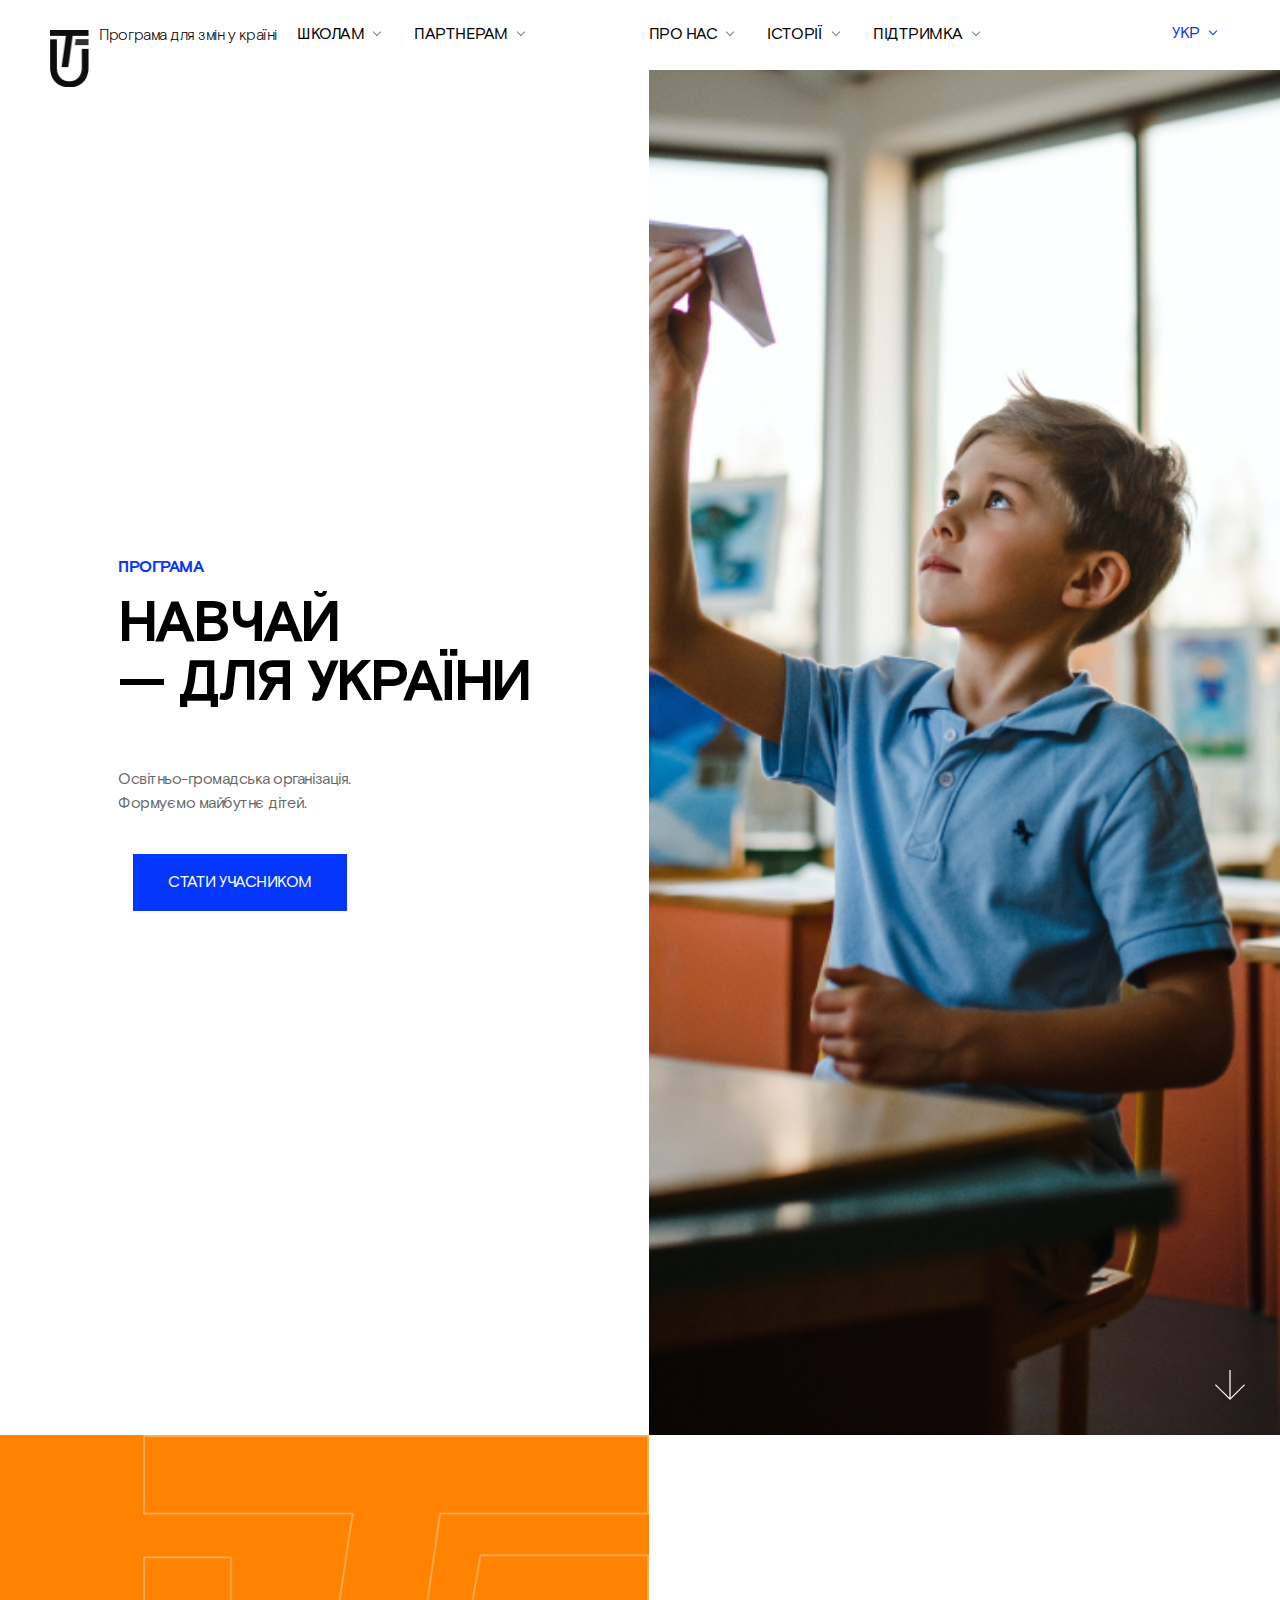
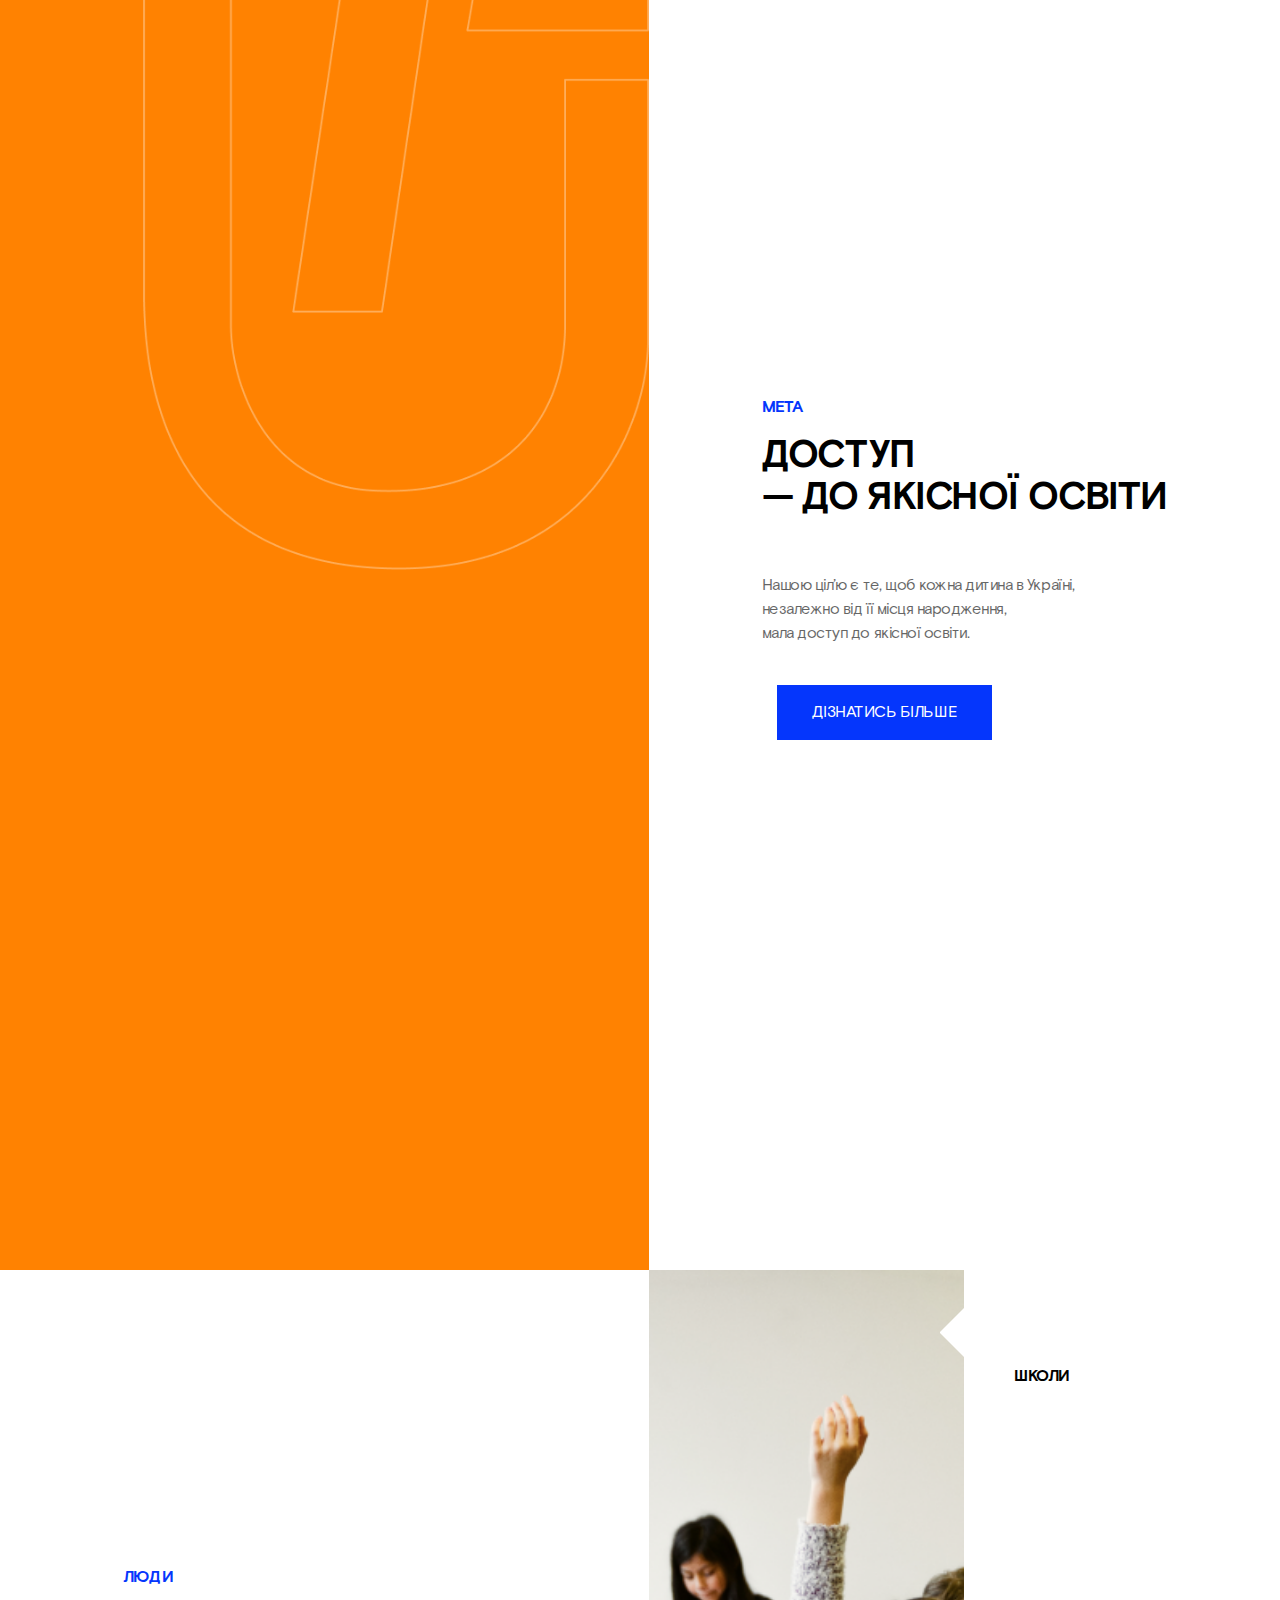
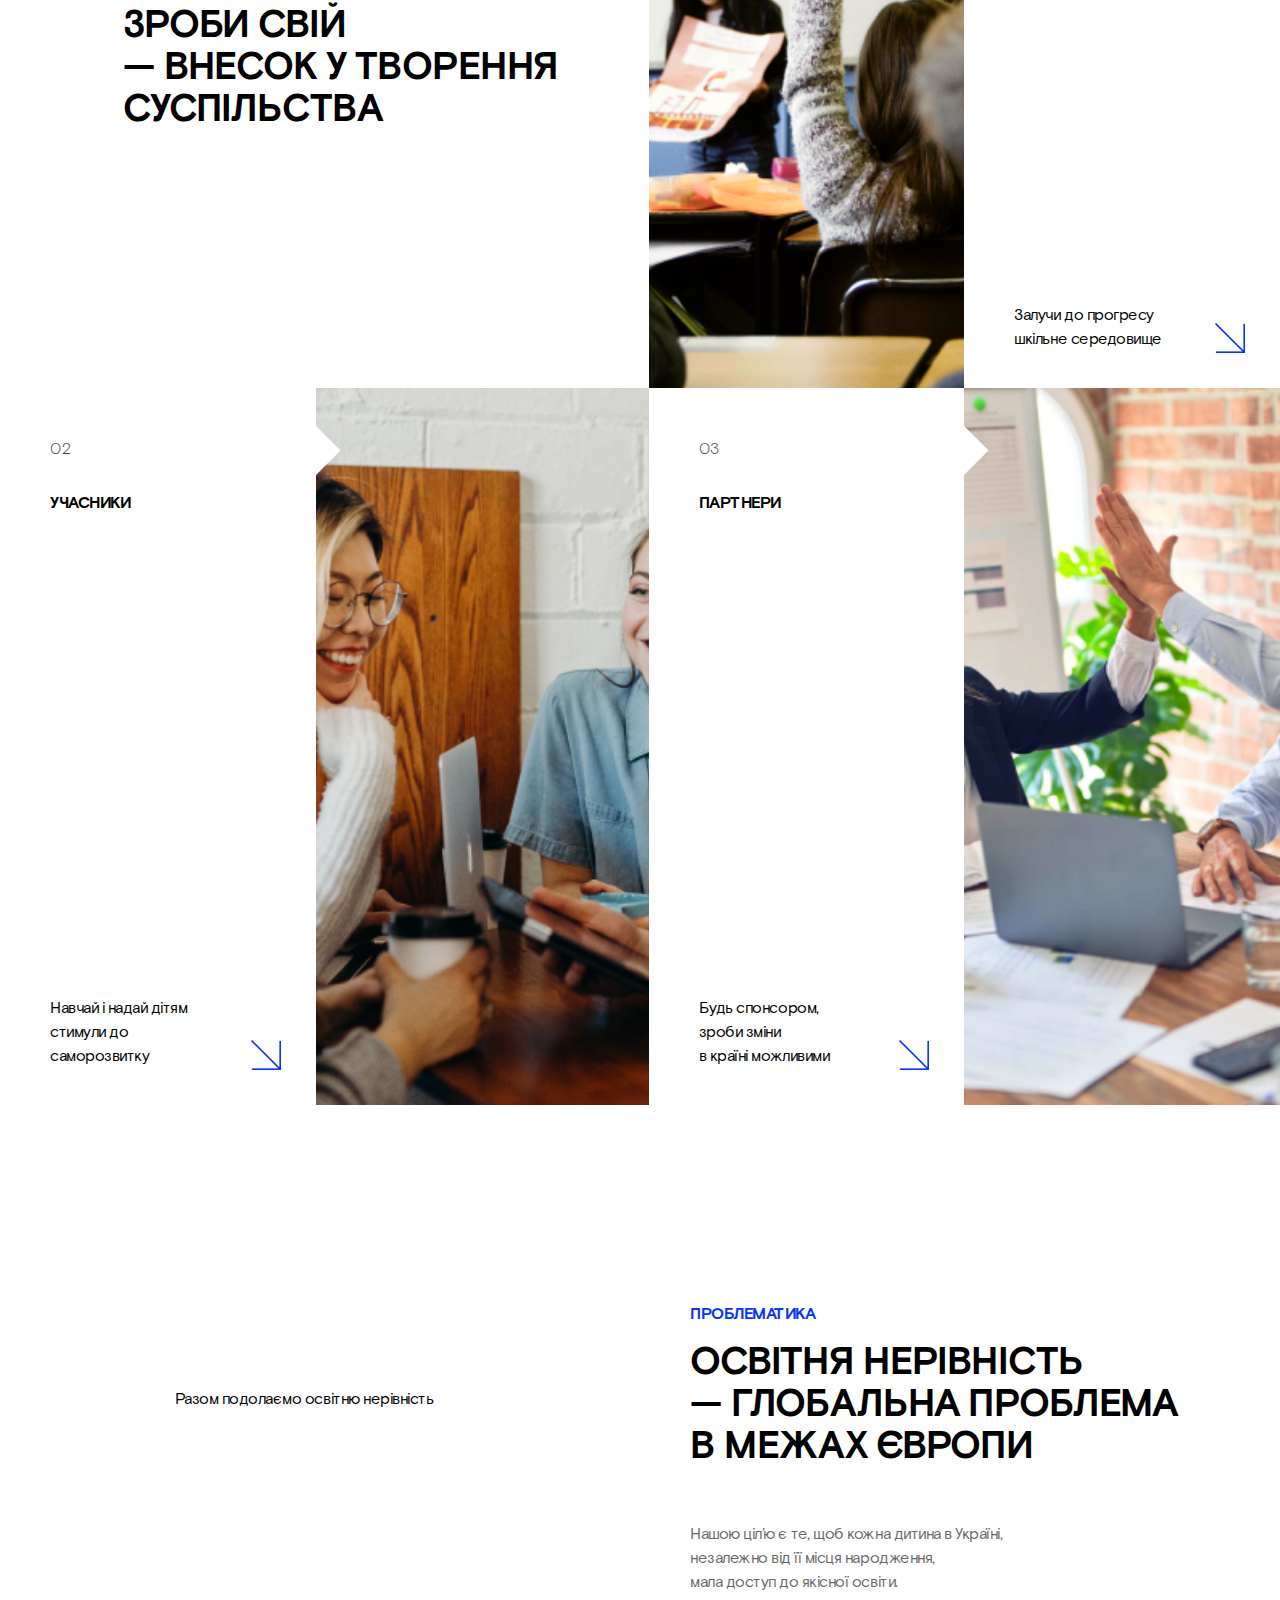
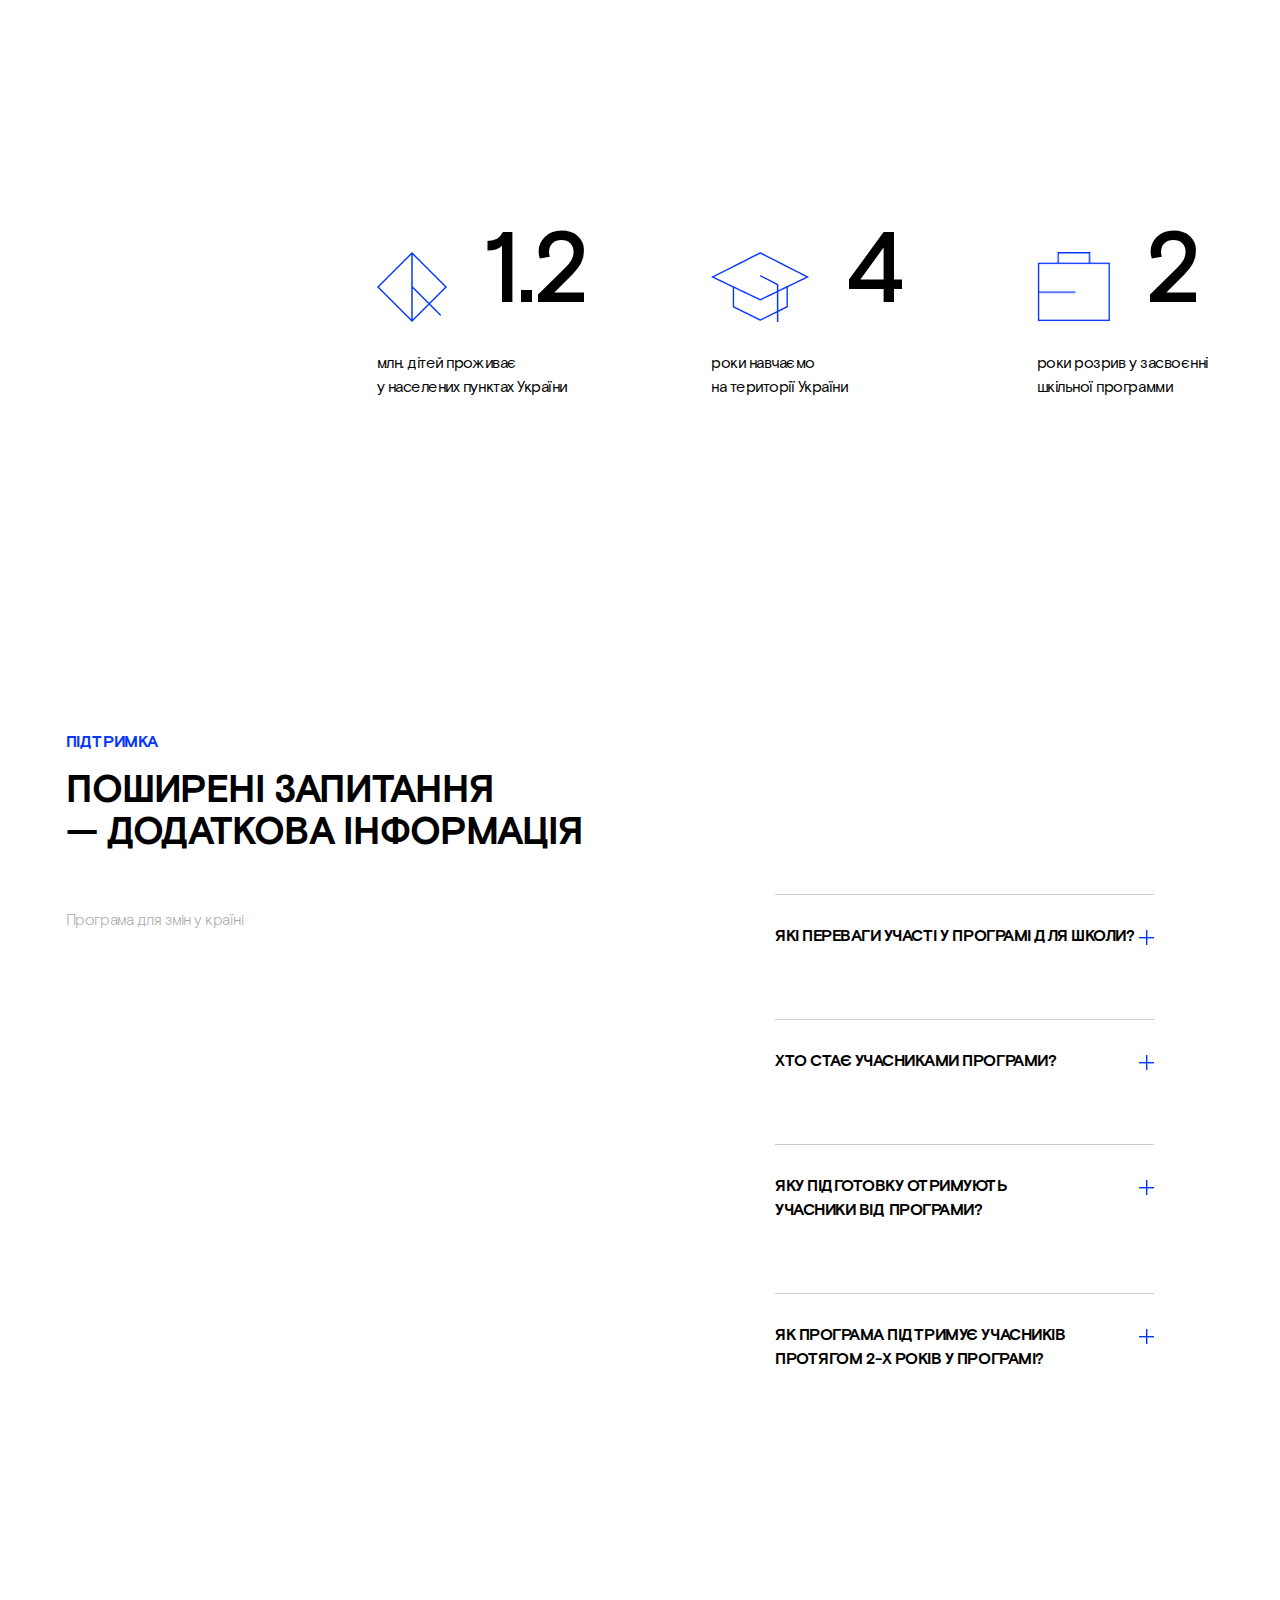
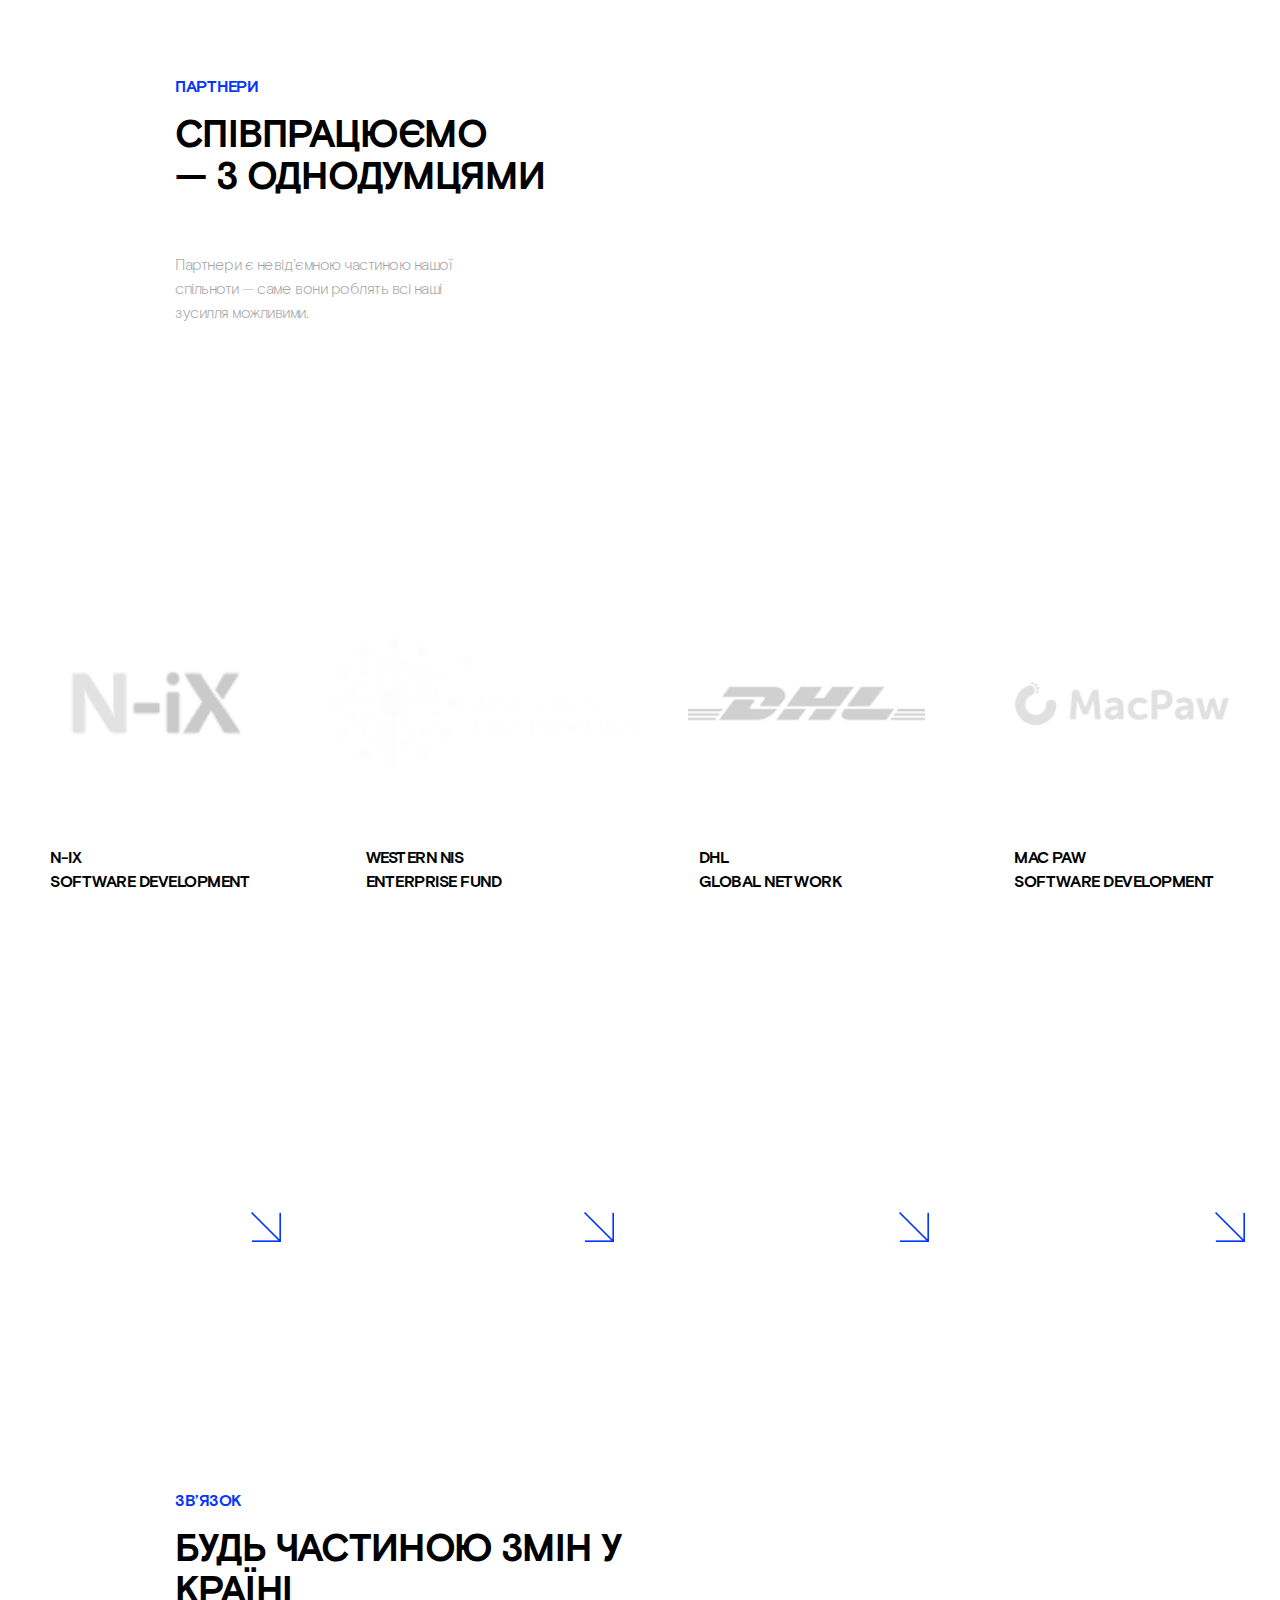
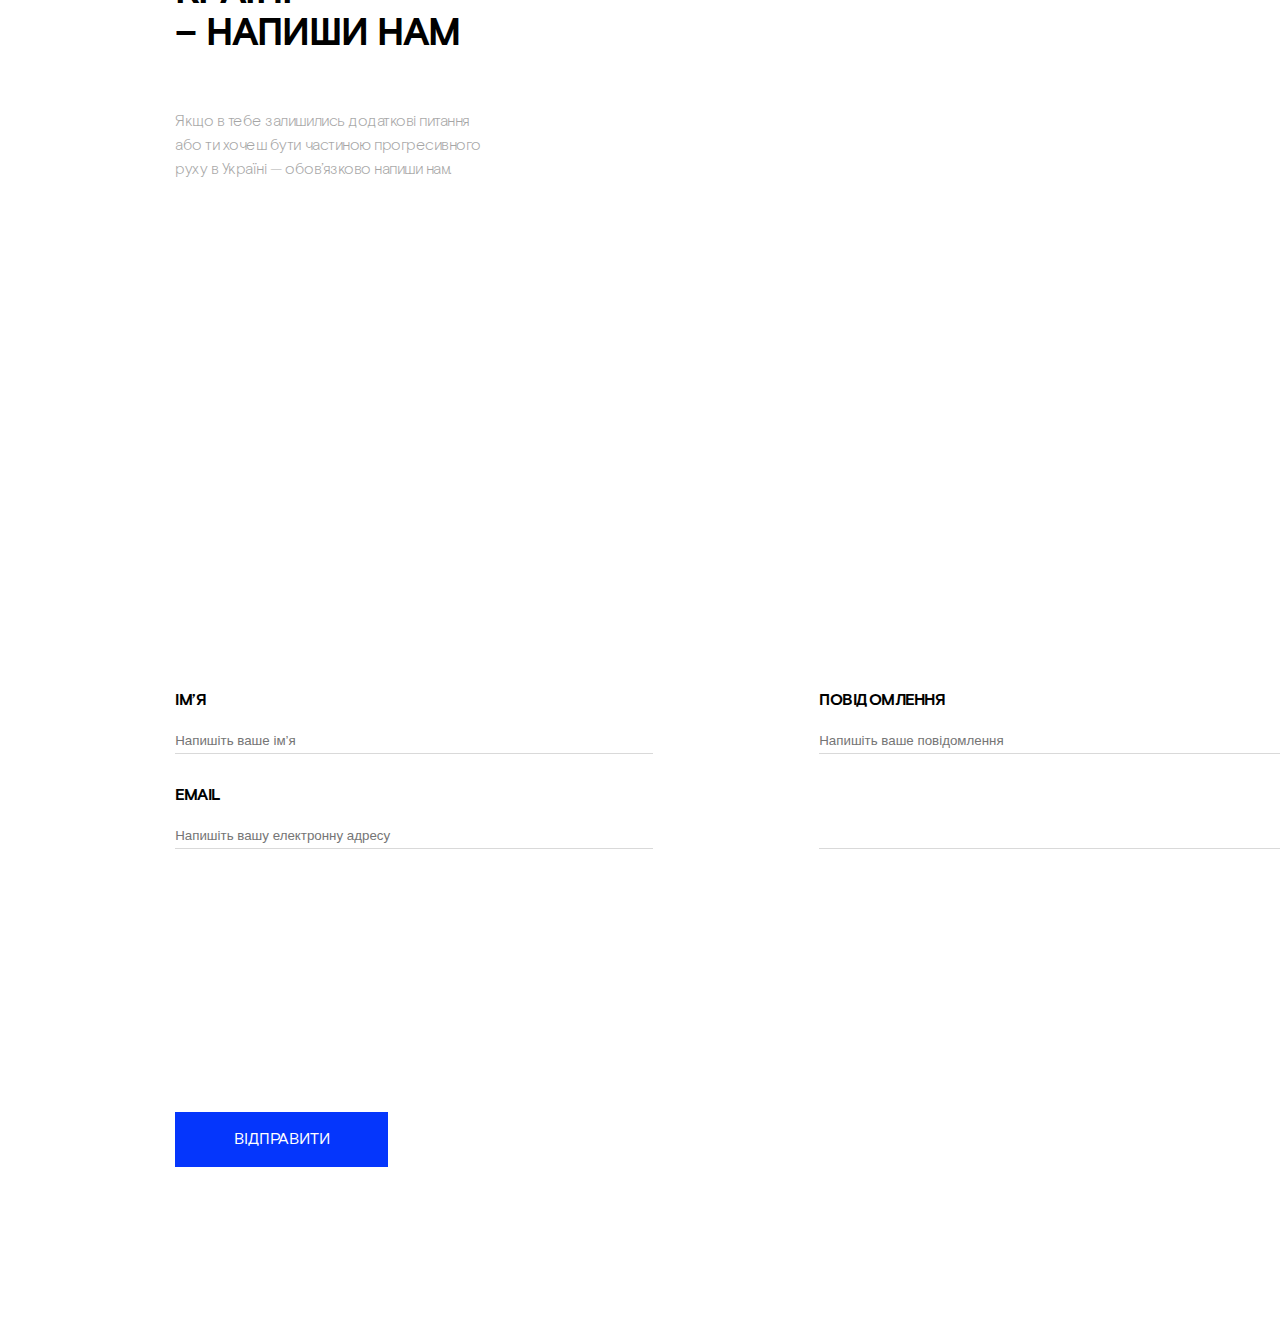
<file: index.html>
<!DOCTYPE html>
<html lang="en">
<head>
    <meta charset="UTF-8">
    <meta http-equiv="X-UA-Compatible" content="IE=edge">
    <meta name="viewport" content="width=device-width, initial-scale=1.0">
    <link rel="stylesheet" href="fonts.css">
    <link rel="stylesheet" href="header.css">
    <link rel="stylesheet" href="style.css">
    <title></title>
</head>
<body>
    <main>
        <div class="t_program">
            <div class="left_header">
                <a class="logo_and_text" href="index.html">
                    <img class="img_logo" src="./images/logo.png" alt="small vector">
                    <p class="text_logo">Програма для змін у країні</p>
                </a>
                <div class="left_menu">
                    <a class="menu_schools" href="#">
                        <p class="p_menu">школам</p>
                        <div class="img_menu">
                            <div class="arrow"></div>
                        </div>
                    </a>
                    <a class="menu_partners" href="partners.html">
                        <p class="p_menu">партнерам</p>
                        <div class="img_menu">
                            <div class="arrow"></div>
                        </div>
                    </a>
                    <a class="lang_h" href="#">
                        <p class="p_blue_lang">УКР</p>
                        <div class="img_blue">
                            <div class="arrow"></div>
                        </div>
                    </a>
                </div>
            </div>
            <div class="txt_center_all">
                <div class="t_program_container">
                    <h3 class="h3">програма</h3>
                    <h1 class="h1_f">Навчай <br>
                        — для України</h1>
                    <p class="p">Освітньо-громадська організація.<br>
                        Формуємо майбутнє дітей.</p>
                    <a class="button_f" href="#">стати учасником</a>
                </div>
            </div>
        </div>
        <div class="p_program">
            <div class="right_header">
                <div class="right_menu">
                    <a class="menu_about_us" href="#">
                        <p class="p_menu">про нас</p>
                        <div class="img_menu">
                            <div class="arrow"></div>
                        </div>
                    </a>
                    <a class="menu_stories" href="#">
                        <p class="p_menu">історії</p>
                        <div class="img_menu">
                            <div class="arrow"></div>
                        </div>
                    </a>
                    <a class="menu_faq" href="#">
                        <p class="p_menu">підтримка</p>
                        <div class="img_menu">
                            <div class="arrow"></div>
                        </div>
                    </a>
                </div>
                <a class="lang" href="#">
                    <p class="p_blue_lang">УКР</p>
                    <div class="img_blue">
                        <div class="arrow"></div>
                    </div>
                </a>
            </div>
            <div class="kiddo"></div>
            <!-- <img class="vector" src="./images/Vector.png" alt="vector"> -->
            <a class="vector" href="#"></a>
        </div>
        <div class="p_theme">
            <img class="logobig" src="./images/logobig.png" alt="big logo">
        </div>
        <div class="t_theme">
            <div class="txt_center_all">
                <div class="t_theme_container">
                    <h3 class="h3">Мета</h3>
                    <h1 class="h1_s">доступ<br>
                        — до якісної освіти</h1>
                    <p class="p">Нашою ціл’ю є те, щоб кожна дитина в Україні, <br>
                        незалежно від її місця народження, <br>
                        мала доступ до якісної освіти.
                    </p>
                    <a class="button_s" href="#">дізнатись більше</a>
                </div>
            </div>
        </div>
        <div class="mobile_only">
            <img class="logobig" src="./images/logobig.png" alt="big logo">
        </div>
        <div class="t_people">
            <div class="txt_center_all">
                <div class="t_people_container">
                    <h3 class="h3">люди</h3>
                    <h1 class="h1_s">зроби свій<br>
                    — внесок у творення<br>
                    суспільства </h1>
                </div>
            </div>
        </div>
        <div class="p_schools">

        </div>
        <div class="t_schools">
            <div class="menu_container">
                <div class="triangle_left"></div>
                <div class="menu_full">
                    <div class="menu_full_top">
                        <div class="menu_number_and_name">
                            <h3 class="h3_special_menu">школи</h3>
                        </div>
                    </div>
                    <div class="menu_full_bottom">
                        <p class="menu_text">Залучи до прогресу<br>
                            шкільне середовище</p>
                        <a class="rectangle_vector" href="#">
                            <div class="menu_vector"></div>
                        </a>
                    </div>
                </div>
            </div>
        </div>
        <div class="t_participants">
            <div class="menu_container">
                <div class="triangle_right"></div>
                <div class="menu_full">
                    <div class="menu_full_top">
                        <div class="menu_number_and_name">
                            <p class="menu_number">02</p>
                            <h3 class="h3_menu">учасники</h3>
                        </div>
                    </div>
                    <div class="menu_full_bottom">
                        <p class="menu_text">Навчай і надай дітям<br>
                            стимули до саморозвитку</p>
                        <a class="rectangle_vector" href="#">
                            <div class="menu_vector"></div>
                        </a>
                    </div>
                </div>
            </div>
        </div>
        <div class="p_participants">

        </div>
        <div class="t_partners">
            <div class="menu_container">
                <div class="triangle_right"></div>
                <div class="menu_full">
                    <div class="menu_full_top">
                        <div class="menu_number_and_name">
                            <p class="menu_number">03</p>
                            <h3 class="h3_menu">партнери</h3>
                        </div>
                    </div>
                    <div class="menu_full_bottom">
                        <p class="menu_text">Будь спонсором,<br> 
                            зроби зміни<br>
                            в країні можливими</p>
                        <a class="rectangle_vector" href="partners.html">
                            <div class="menu_vector"></div>
                        </a>
                    </div>
                </div>
            </div>
        </div>
        <div class="p_partners">

        </div>
        <div class="t_problems">
            <div class="text_problems">
                <div class="left_problems">
                    <div class="text_left_problems_container">
                        <p class="just_p">Разом подолаємо освітню нерівність</p>
                    </div>
                </div>
                <div class="right_problems">
                    <div class="text_right_problems_container">
                        <h3 class="h3">проблематика</h3>
                        <h1 class="h1_s">освітня нерівність<br>
                            — глобальна проблема<br>
                            в межах європи </h1>
                        <p class="p">Нашою ціл’ю є те, щоб кожна дитина в Україні, <br>
                            незалежно від її місця народження, <br>
                            мала доступ до якісної освіти.
                        </p>
                    </div>
                </div>
            </div>
        </div>
        <div class="laptop_only_fake_unit"></div>
        <div class="unit">
            <div class="unit_top">
                <div class="unit_img_1"></div>
                <h1 class="unit_h1">1.2</h1>
            </div>
            <div class="unit_bottom">
                <p class="just_p">млн. дітей проживає<br>
                    у населених пунктах України</p>
            </div>
        </div>
        <div class="unit">
            <div class="unit_top">
                <div class="unit_img_2"></div>
                <h1 class="unit_h1">4</h1>
            </div>
            <div class="unit_bottom">
                <p class="just_p">роки навчаємо<br>
                    на території України</p>
            </div>
        </div>
        <div class="unit">
            <div class="unit_top">
                <div class="unit_img_3"></div>
                <h1 class="unit_h1">2</h1>
            </div>
            <div class="unit_bottom">
                <p class="just_p">роки розрив у засвоєнні<br>
                    шкільної программи </p>
            </div>
        </div>
        <div class="t_support">
            <div class="t_support_container">
                <h3 class="h3">підтримка</h3>
                <h1 class="h1_s">поширені запитання<br>
                    — додаткова інформація</h1>
                <p class="p_support">Програма для змін у країні</p>
            </div>
        </div>
        <div class="q_and_a_support">
            <div class="q_and_a_container">
                <div class="q_and_a">
                    <input type="radio" id="first_q" name="q_and_a" class="input_radio_hidden_q_a">
                    <label for="first_q" class="q_container">
                        <p class="q_p">ЯКІ ПЕРЕВАГИ УЧАСТІ У ПРОГРАМІ ДЛЯ ШКОЛИ?</p>
                        <svg xmlns="http://www.w3.org/2000/svg" width="15" height="15" viewBox="0 0 15 15" class="minus" fill="none">
                            <path d="M3 8H14V9H3V8Z" fill="black"/>
                        </svg> 
                        <svg xmlns="http://www.w3.org/2000/svg" width="15" height="15" viewBox="0 0 15 15"  class="plus" fill="none">
                            <rect y="7" width="15" height="1.4" fill="#0536FC"/>
                            <path d="M7 15L7 0H8.4V15H7Z" fill="#0536FC"/>
                        </svg>
                    </label>
                    <p class="a_text">
                        Школа отримує позашкільні заходи для дітей, можливості <br>
                        професійного розвитку для адміністрації та педагогічного <br>
                        колективу, а також середовище постійного руху до нових <br>
                        освітніх програм в співтоваристві однодумців.
                    </p>  
                </div>
                <div class="stick_q_and_a"></div>
                <div class="q_and_a">
                    <input type="radio" id="second_q" name="q_and_a" class="input_radio_hidden_q_a">
                    <label for="second_q" class="q_container">
                        <p class="q_p">ХТО СТАЄ УЧАСНИКАМИ ПРОГРАМИ?</p>
                        <svg xmlns="http://www.w3.org/2000/svg" width="15" height="15" viewBox="0 0 15 15" class="minus" fill="none">
                            <path d="M3 8H14V9H3V8Z" fill="black"/>
                        </svg> 
                        <svg xmlns="http://www.w3.org/2000/svg" width="15" height="15" viewBox="0 0 15 15"  class="plus" fill="none">
                            <rect y="7" width="15" height="1.4" fill="#0536FC"/>
                            <path d="M7 15L7 0H8.4V15H7Z" fill="#0536FC"/>
                        </svg>
                    </label>
                    <p class="a_text">
                        Школа отримує позашкільні заходи для дітей, можливості <br>
                        професійного розвитку для адміністрації та педагогічного <br>
                        колективу, а також середовище постійного руху до нових <br>
                        освітніх програм в співтоваристві однодумців.
                    </p>   
                </div>
                <div class="stick_q_and_a"></div>
                <div class="q_and_a">
                    <input type="radio" id="third_q" name="q_and_a" class="input_radio_hidden_q_a">
                    <label for="third_q" class="q_container">
                        <p class="q_p">яку підготовку отримують <br>
                            учасники від програми?</p>
                        <svg xmlns="http://www.w3.org/2000/svg" width="15" height="15" viewBox="0 0 15 15" class="minus" fill="none">
                            <path d="M3 8H14V9H3V8Z" fill="black"/>
                        </svg> 
                        <svg xmlns="http://www.w3.org/2000/svg" width="15" height="15" viewBox="0 0 15 15"  class="plus" fill="none">
                            <rect y="7" width="15" height="1.4" fill="#0536FC"/>
                            <path d="M7 15L7 0H8.4V15H7Z" fill="#0536FC"/>
                        </svg>
                    </label>
                    <p class="a_text">
                        Школа отримує позашкільні заходи для дітей, можливості <br>
                        професійного розвитку для адміністрації та педагогічного <br>
                        колективу, а також середовище постійного руху до нових <br>
                        освітніх програм в співтоваристві однодумців.
                    </p>   
                </div>
                <div class="stick_q_and_a"></div>
                <div class="q_and_a">
                    <input type="radio" id="fourth_q" name="q_and_a" class="input_radio_hidden_q_a">
                    <label for="fourth_q" class="q_container">
                        <p class="q_p">ЯК ПРОГРАМА ПІДТРИМУЄ учасників <br>
                            ПРОТЯГОМ 2-Х РОКІВ У ПРОГРАМІ?</p>
                        <svg xmlns="http://www.w3.org/2000/svg" width="15" height="15" viewBox="0 0 15 15" class="minus" fill="none">
                            <path d="M3 8H14V9H3V8Z" fill="black"/>
                        </svg> 
                        <svg xmlns="http://www.w3.org/2000/svg" width="15" height="15" viewBox="0 0 15 15"  class="plus" fill="none">
                            <rect y="7" width="15" height="1.4" fill="#0536FC"/>
                            <path d="M7 15L7 0H8.4V15H7Z" fill="#0536FC"/>
                        </svg>
                    </label>
                    <p class="a_text">
                        Школа отримує позашкільні заходи для дітей, можливості <br>
                        професійного розвитку для адміністрації та педагогічного <br>
                        колективу, а також середовище постійного руху до нових <br>
                        освітніх програм в співтоваристві однодумців.
                    </p> 
                </div>
            </div>
        </div>
        <div class="univrsal">
            <div class="univesal_container">
                <h3 class="h3">партнери</h3>
                <h1 class="h1_s">співпрацюємо <br>
                    — з однодумцями</h1>
                <p class="p_support">Партнери є невід’ємною частиною нашої <br>
                    спільноти — саме вони роблять всі наші <br>
                    зусилля можливими.</p>
            </div>
        </div>
        <div class="univrsal_fake"></div>
        <div class="unit_partners">
            <div class="menu_partners_full_top">
                <img src="images/n_ix.png" alt="N-IX software development" class="img_partner_first">    
            </div>
            <div class="menu_partners_full_bottom">
                <div class="menu_partners_bottom_top">
                    <h1 class="menu_partners_h1">N-IX<br>
                        software development</h1>
                    <p class="menu_partners_text">IT-компанія, що працює <br>
                        із програмним забезпеченням <br>
                        в областях телекомунікацій, фінансів, ЗМІ.</p>
                </div>
                <div class="menu_partners_bottom_bottom">
                    <a class="rectangle_vector" href="#">
                        <div class="menu_vector"></div>
                    </a>
                </div>
            </div>
        </div>
        <div class="unit_partners">        
            <div class="menu_partners_full_top">
                <img src="images/wNISef.png" alt="WESTERN NIS ENTERPRISE FUND" class="img_partner_second">    
            </div>
            <div class="menu_partners_full_bottom">
                <div class="menu_partners_bottom_top">
                    <h1 class="menu_partners_h1">WESTERN nIS <br>
                        ENTERPRISE FUND</h1>
                    <p class="menu_partners_text">Перший в Україні та Молдові <br>
                        регіональний фонд прямих <br>
                        інвестицій у бізнесі.</p>
                </div>
                <div class="menu_partners_bottom_bottom">
                    <a class="rectangle_vector" href="#">
                        <div class="menu_vector"></div>
                    </a>
                </div>
            </div>
        </div>
        <div class="unit_partners">        
            <div class="menu_partners_full_top">
                <img src="images/DHL.png" alt="DHL Global network" class="img_patner_third">    
            </div>
            <div class="menu_partners_full_bottom">
                <div class="menu_partners_bottom_top">
                    <h1 class="menu_partners_h1">DHL <br>
                        Global network</h1>
                    <p class="menu_partners_text">Міжнародна компанія <br>
                        експрес-доставки вантажів і <br>
                        документів, лідер світових ринків.</p>
                </div>
                <div class="menu_partners_bottom_bottom">
                    <a class="rectangle_vector" href="#">
                        <div class="menu_vector"></div>
                    </a>
                </div>
            </div>
        </div>
        <div class="unit_partners">        
            <div class="menu_partners_full_top">
                <img src="images/MacPaw.png" alt="MAC PAW software development" class="img_patner_fourth">    
            </div>
            <div class="menu_partners_full_bottom">
                <div class="menu_partners_bottom_top">
                    <h1 class="menu_partners_h1">MAC PAW <br>
                        software development</h1>
                    <p class="menu_partners_text">IT-компанія, що розробляє <br>
                        продукти для бренду Apple</p>
                </div>
                <div class="menu_partners_bottom_bottom">
                    <a class="rectangle_vector" href="#">
                        <div class="menu_vector"></div>
                    </a>
                </div>
            </div>
        </div>
        <div class="univrsal">
            <div class="univesal_container">
                <h3 class="h3">зв’язок</h3>
                <h1 class="h1_s">будь частиною змін у країні <br>
                    – напиши нам</h1>
                <p class="p_support">Якщо в тебе залишились додаткові питання <br>
                    або ти хочеш бути частиною прогресивного <br>
                    руху в Україні — обов’язково напиши нам.</p>
            </div>
        </div>
        <div class="univrsal_fake"></div>
        <div class="univrsal">
            <div class="univesal_container">
                <div class="name">
                    <label for="name"><h3 class="invest_bold_text_special">ім’я</h3></label>
                    <input type="text" id="name" placeholder="Напишіть ваше ім’я">
                </div>
                <div class="mail">
                    <label for="mail"><h3 class="invest_bold_text_special">Email</h3></label>
                    <input type="text" id="mail" placeholder="Напишіть вашу електронну адресу">
                </div> 
            </div>
        </div>
        <div class="univrsal">
            <div class="univesal_container">
                <div class="text">
                    <label for="text"><h3 class="invest_bold_text_special">Повідомлення</h3></label>
                    <input type="text" id="text" placeholder="Напишіть ваше повідомлення">
                </div>
                <div class="idk">
                    <input type="text" id="idk" placeholder="">
                </div>
            </div>
        </div>
        <div class="to_top">
            <div class="univesal_container">
                <input type="submit" id="submit_msg">
                <label for="submit_msg" class="buttom_thrd">
                    <p class="button_p">відправити</p>
                </label>
            </div>
        </div>
        <div class="univrsal_fake"></div>
    </main>
</body>
</html>
</file>
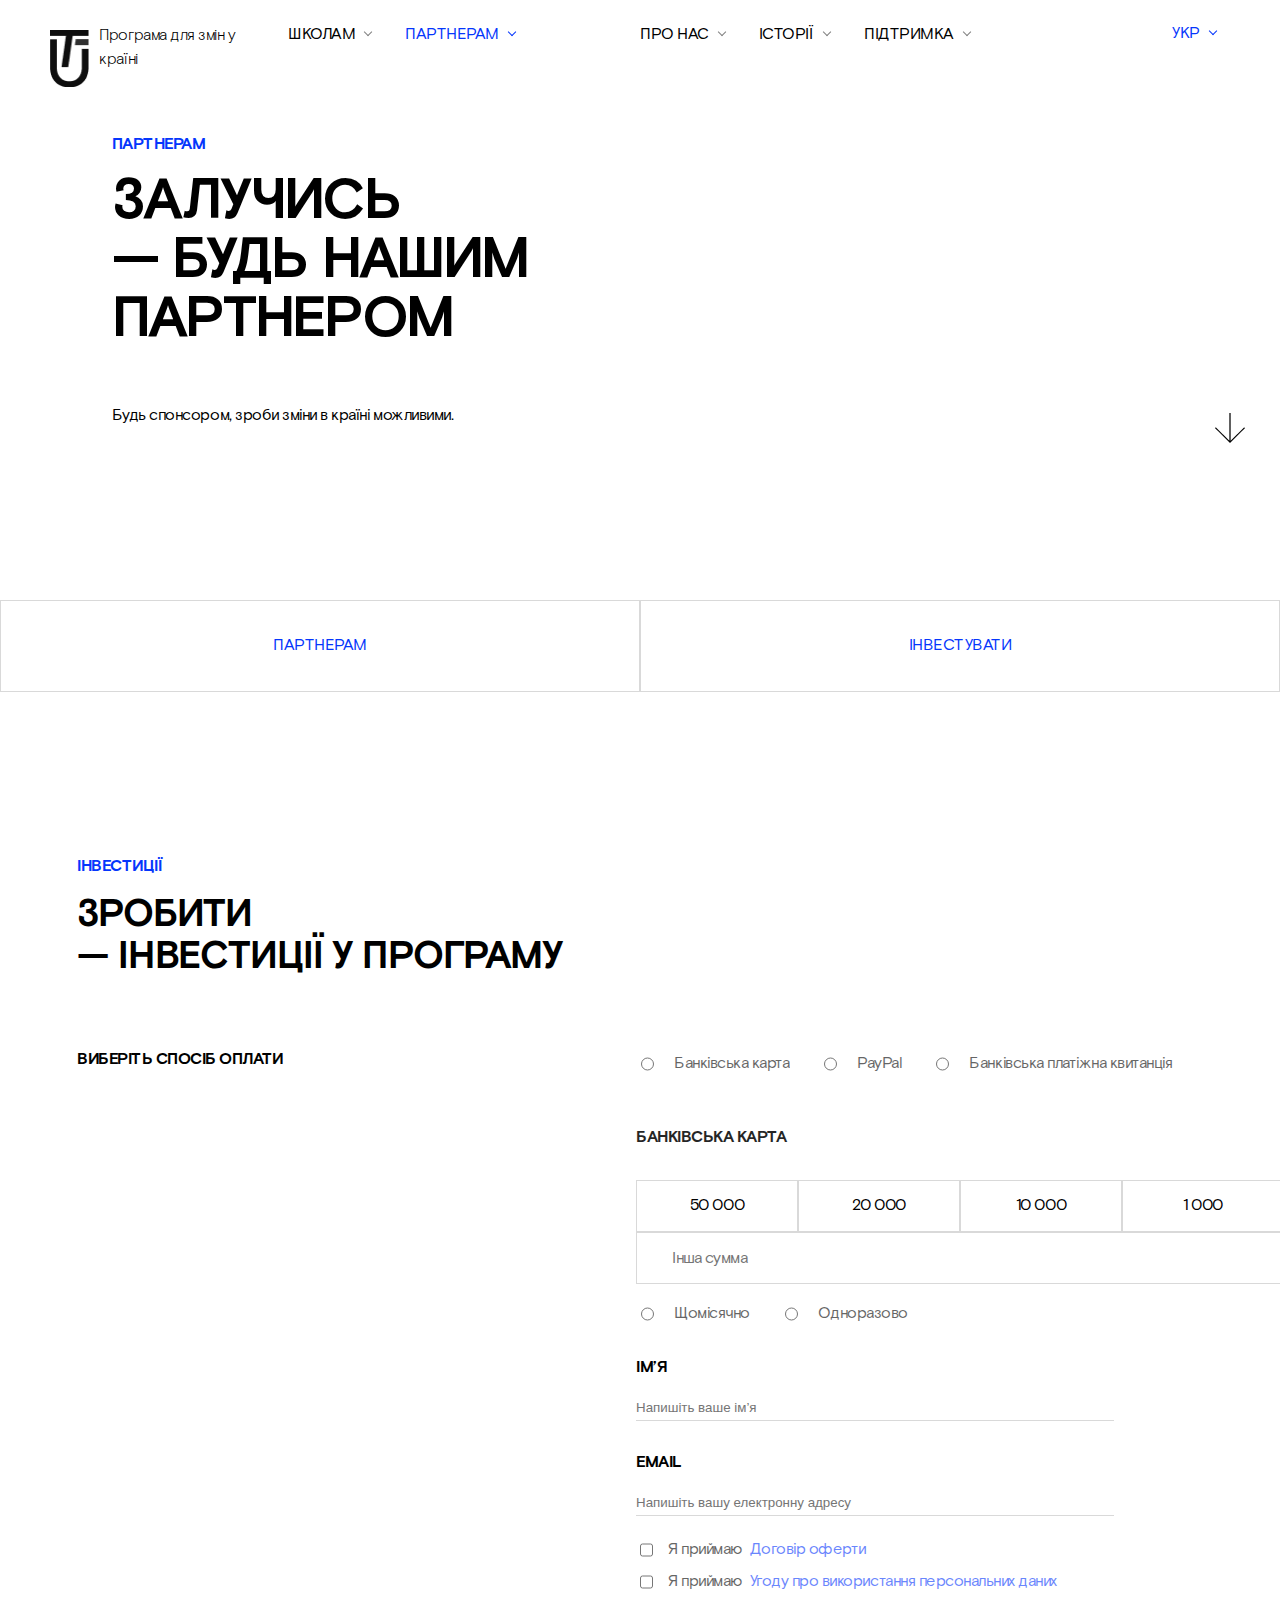
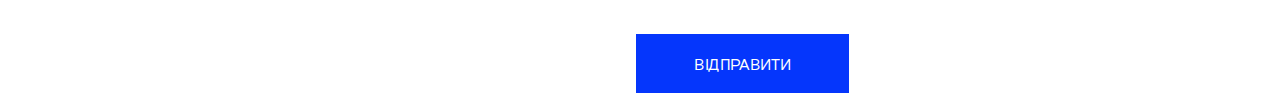
<file: partners.html>
<!DOCTYPE html>
<html lang="en">
<head>
    <meta charset="UTF-8">
    <meta http-equiv="X-UA-Compatible" content="IE=edge">
    <meta name="viewport" content="width=device-width, initial-scale=1.0">
    <link rel="stylesheet" href="fonts.css">
    <link rel="stylesheet" href="header.css">
    <link rel="stylesheet" href="partners.css">
    <title></title>
</head>
<body>
    <main>
        <div class="t_program">
            <div class="left_header">
                <a class="logo_and_text" href="index.html">
                    <img class="img_logo" src="./images/logo.png" alt="small vector">
                    <p class="text_logo">Програма для змін у країні</p>
                </a>
                <div class="left_menu">
                    <a class="menu_schools" href="#">
                        <p class="p_menu">школам</p>
                        <div class="img_menu">
                            <div class="arrow"></div>
                        </div>
                    </a>
                    <a class="menu_partners" href="partners.html">
                        <p class="p_blue_lang">партнерам</p>
                        <div class="img_blue">
                            <div class="arrow"></div>
                        </div>
                    </a>
                    <a class="lang_h" href="#">
                        <p class="p_blue_lang">УКР</p>
                        <div class="img_blue">
                            <div class="arrow"></div>
                        </div>
                    </a>
                </div>
            </div>
            <div class="txt_center_all">
                <div class="t_program_container">
                    <h3 class="h3">партнерам</h3>
                    <h1 class="h1_f">залучись<br>
                        — будь нашим<br>
                        партнером</h1>
                    <p class="p">Будь спонсором, зроби зміни в країні можливими.</p>
                </div>
            </div>
        </div>
        <div class="desktop_only">
            <div class="right_header">
                <div class="right_menu">
                    <a class="menu_about_us" href="#">
                        <p class="p_menu">про нас</p>
                        <div class="img_menu">
                            <div class="arrow"></div>
                        </div>
                    </a>
                    <a class="menu_stories" href="#">
                        <p class="p_menu">історії</p>
                        <div class="img_menu">
                            <div class="arrow"></div>
                        </div>
                    </a>
                    <a class="menu_faq" href="#">
                        <p class="p_menu">підтримка</p>
                        <div class="img_menu">
                            <div class="arrow"></div>
                        </div>
                    </a>
                </div>
                <a class="lang" href="#">
                    <p class="p_blue_lang">УКР</p>
                    <div class="img_blue">
                        <div class="arrow"></div>
                    </div>
                </a>
            </div>
            <div class="vector"></div>
        </div>
        <div class="bttns_container">
            <!-- <a class="bttn_deactivated" href="#">
                <p>партнерам</p>
            </a>
            <a class="bttn_activated" href="partners.html">
                <p>інвестувати</p>
            </a> -->
            <input type="radio" name="bttns_partners_or_invest" id="partners_bttn" class="bttns_p_or_i_input">
            <label for="partners_bttn" class="bttn_p_or_i">
                <p>партнерам</p>
            </label>
            <input type="radio" name="bttns_partners_or_invest" id="invest_bttn" class="bttns_p_or_i_input" checked>
            <label for="invest_bttn" class="bttn_p_or_i">
                <p>інвестувати</p>
            </label>
        </div>
        <div class="t_invest">
            <div class="t_invest_container">
                <h3 class="h3">інвестиції</h3>
                <h1 class="h1_s">зробити<br>
                    — інвестиції у програму</h1>
                <p class="p_cp">виберіть спосіб оплати</p>
            </div>
        </div>
        <div class="l_invest">
            <form class="form_money" action="#">
                <div class="type_of_pay">
                    <div class="radio_option">
                        <input type="radio" name="pay" value="card" id="card">
                        <label for="card"><p class="radio_p">Банківська карта</p></label>
                    </div>
                    <div class="radio_option">
                        <input type="radio" name="pay" value="paypal" id="paypal">
                        <label for="paypal"><p class="radio_p">PayPal</p></label>
                    </div>
                    <div class="radio_option">
                        <input type="radio" name="pay" value="bank" id="bank">
                        <label for="bank"><p class="radio_p">Банківська платіжна квитанція</p></label>
                    </div>
                </div>
                <div>
                    <h3 class="invest_bold_text">банківська карта</h3>
                    <div class="money_menu">
                        <div class="money_menu_top">
                            <input type="radio" name="amount" id="fifty_k">
                            <label for="fifty_k" class="amount"><p>50 000</p></label>
                            <input type="radio" name="amount" id="twenty_k">
                            <label for="twenty_k" class="amount"><p>20 000</p></label>
                            <input type="radio" name="amount" id="ten_k">
                            <label for="ten_k" class="amount"><p>10 000</p></label>
                            <input type="radio" name="amount" id="one_k">
                            <label for="one_k" class="amount"><p>1 000</p></label>
                        </div>
                        <div class="money_menu_bottom">
                            <input type="text" name="amount" id="amount" placeholder="Інша сумма">
                        </div>
                    </div>
                </div>
                <div class="type_of_subscription">
                    <div class="radio_option">
                        <input type="radio" name="sub" value="periodic" id="periodic">
                        <label for="periodic"><p class="radio_p">Щомісячно</p></label>
                    </div>
                    <div class="radio_option">
                        <input type="radio" name="sub" value="once" id="once">
                        <label for="once"><p class="radio_p">Одноразово</p></label>
                    </div>
                </div>
                <div class="name_and_mail">
                    <div class="name">
                        <label for="name"><h3 class="invest_bold_text_special">ім’я</h3></label>
                        <input type="text" id="name" placeholder="Напишіть ваше ім’я">
                    </div>
                    <div class="mail">
                        <label for="mail"><h3 class="invest_bold_text_special">Email</h3></label>
                        <input type="text" id="mail" placeholder="Напишіть вашу електронну адресу">
                    </div>
                </div>
                <div class="checkboxes">
                    <div class="checkbox_container">
                        <input type="checkbox" id="oferta"><label class="display_flex" for="oferta"><p class="checkbox_text">Я приймаю</p><a href="#" class="checkbox_text_a">Договір оферти</a></label>
                    </div>
                    <div class="checkbox_container">
                        <input type="checkbox" id="data"><label class="display_flex" for="data"><p class="checkbox_text">Я приймаю</p><a href="#" class="checkbox_text_a">Угоду про використання персональних даних</a></label>
                    </div>
                </div>
                <div class="bttn">
                    <input type="submit" id="bttn_submit">
                    <label for="bttn_submit"><div class="bttn"><p class="bttn_p">відправити</p></div></label>
                </div>
            </form>
        </div>
    </main>
</body>
</html>
</file>
<file: fonts.css>
/* FONTS ONLY */

@font-face {
    font-family: 'Basis Grotesque Pro';
    src: url("./fonts/BasisGrotesquePro-Regular.woff2") format("woff2"),
        url("./fonts/BasisGrotesquePro-Regular.woff") format("woff"),
        url("./fonts/BasisGrotesquePro-Regular.ttf") format("truetype"),
        url("./fonts/BasisGrotesquePro-Regular.eot") format("embedded-opentype");
    font-style: normal;
    font-weight: normal;
}
@font-face {
    font-family: 'Basis Grotesque Pro';
    src: url("./fonts/BasisGrotesquePro-Medium.woff2") format("woff2"),
        url("./fonts/BasisGrotesquePro-Medium.woff") format("woff"),
        url("./fonts/BasisGrotesquePro-Medium.ttf") format("truetype"),
        url("./fonts/BasisGrotesquePro-Medium.eot") format("embedded-opentype");
    font-style: normal;
    font-weight: 500;
}
@font-face {
    font-family: 'Basis Grotesque Pro';
    src: url("./fonts/BasisGrotesquePro-Light.woff2") format("woff2"),
        url("./fonts/BasisGrotesquePro-Light.woff") format("woff"),
        url("./fonts/BasisGrotesquePro-Light.ttf") format("truetype"),
        url("./fonts/BasisGrotesquePro-Light.eot") format("embedded-opentype");
    font-style: normal;
    font-weight: 300;
}
@font-face {
    font-family: 'Basis Grotesque Pro';
    src: url("./fonts/BasisGrotesquePro-Bold.woff2") format("woff2"),
        url("./fonts/BasisGrotesquePro-Bold.woff") format("woff"),
        url("./fonts/BasisGrotesquePro-Bold.ttf") format("truetype"),
        url("./fonts/BasisGrotesquePro-Bold.eot") format("embedded-opentype");
    font-style: normal;
    font-weight: bold;
}
</file>
<file: header.css>
/* HEADER ALL */

.right_header {
    height: 70px;
    background-color: white;
    position: absolute;
    top: 0px;
    width: 100%;
    display: flex;
    justify-content: space-between;
    align-items: flex-start;
}
.left_header  {
    height: 87px;
    background-color: white;
    position: absolute;
    top: 0px;
    width: 100%;
    display: flex;
    justify-content: space-between;
    align-items: flex-start;
}


.lang  {
    display: flex;
    text-decoration: none;
    margin: 22px 50px 0px 0px;
}
.img_blue {
    margin: 10px;
    height: 5px;
    width: 10px;
    position: relative;
}
.p_blue_lang {
    margin: 0px;
    color: #0536FC;
    font-size: 16px;
    font-family: 'Basis Grotesque Pro';
    line-height: 24px;
    letter-spacing: -0.48px;
    text-transform: uppercase;
}
.lang_h {
    display: none;
}


.menu_schools {
    color: #000;
    font-size: 16px;
    font-family: 'Basis Grotesque Pro';
    line-height: 24px;
    letter-spacing: -0.48px;
    text-transform: uppercase;
    text-decoration: none;
    display: flex;
    margin: 23px 20px 0px 0px;
}
.menu_partners {
    color: #000;
    font-size: 16px;
    font-family: 'Basis Grotesque Pro';
    line-height: 24px;
    letter-spacing: -0.48px;
    text-transform: uppercase;
    text-decoration: none;
    display: flex;
    margin: 23px 20px 0px 0px;
}
.menu_about_us {
    color: #000;
    font-size: 16px;
    font-family: 'Basis Grotesque Pro';
    line-height: 24px;
    letter-spacing: -0.48px;
    text-transform: uppercase;
    text-decoration: none;
    display: flex;
    margin: 23px 20px 0px 0px;
}
.menu_stories {
    color: #000;
    font-size: 16px;
    font-family: 'Basis Grotesque Pro';
    line-height: 24px;
    letter-spacing: -0.48px;
    text-transform: uppercase;
    text-decoration: none;
    display: flex;
    margin: 23px 20px 0px 0px;
}
.menu_faq {
    color: #000;
    font-size: 16px;
    font-family: 'Basis Grotesque Pro';
    line-height: 24px;
    letter-spacing: -0.48px;
    text-transform: uppercase;
    text-decoration: none;
    display: flex;
    margin: 23px 20px 0px 0px;
}
.img_menu {
    margin: 10px;
    height: 5px;
    width: 10px;
    position: relative;
}
.img_blue .arrow {
    position: absolute;
    bottom: 3px;
    width: 5px;
    height: 5px;
    border-left: 1px solid #0536FC;
    border-bottom: 1px solid #0536FC;
    transform: rotate(-45deg);
    transition: 0.6s linear;
}
.img_menu .arrow {
    position: absolute;
    bottom: 3px;
    width: 5px;
    height: 5px;
    border-left: 1px solid gray; 
    border-bottom: 1px solid gray; 
    transform: rotate(-45deg); 
    transition: 0.6s linear;
}
.p_menu {
    margin: 0;
    color: #000;
    font-size: 16px;
    font-family: 'Basis Grotesque Pro';
    line-height: 24px;
    letter-spacing: -0.48px;
    text-transform: uppercase;
}


.text_logo {
    color: #000;
    font-size: 16px;
    font-family: 'Basis Grotesque Pro';
    font-weight: 300;
    line-height: 24px;
    letter-spacing: -0.48px;
    margin: 24px 0px 0px 10px;
    text-transform: none;
    text-decoration: none;
}
.img_logo {
    margin: 30px 0px 0px 50px;
    width: 39.462px;
    height: 57px;
    flex-shrink: 0;
}
.logo_and_text {
    display: flex;
    justify-content: space-between;
    align-items: flex-start;
    text-decoration: none;
}




input[type="text"] {
    border-left: transparent;
    border-right: transparent;
    border-top: transparent;
    border-bottom: 1px solid rgba(0, 0, 0, 0.15);
    padding: 5px 0px;
    width: 478px;
}


/* MEDIA */

@media screen and (max-width: 1024px) {


    /* HEADER */

    .menu_schools {
        color: #000;
        font-size: 16px;
        font-family: 'Basis Grotesque Pro';
        line-height: 24px;
        letter-spacing: -0.48px;
        text-transform: uppercase;
        text-decoration: none;
        display: flex;
        margin: 23px 20px 0px 0px;
    }
    .menu_partners {
        color: #000;
        font-size: 16px;
        font-family: 'Basis Grotesque Pro';
        line-height: 24px;
        letter-spacing: -0.48px;
        text-transform: uppercase;
        text-decoration: none;
        display: flex;
        margin: 23px 20px 0px 0px;
        display: none;
    }
    .menu_about_us {
        color: #000;
        font-size: 16px;
        font-family: 'Basis Grotesque Pro';
        line-height: 24px;
        letter-spacing: -0.48px;
        text-transform: uppercase;
        text-decoration: none;
        display: flex;
        margin: 23px 20px 0px 0px;
    }
    .menu_stories {
        color: #000;
        font-size: 16px;
        font-family: 'Basis Grotesque Pro';
        line-height: 24px;
        letter-spacing: -0.48px;
        text-transform: uppercase;
        text-decoration: none;
        display: flex;
        margin: 23px 20px 0px 0px;
        display: none;
    }
    .menu_faq {
        color: #000;
        font-size: 16px;
        font-family: 'Basis Grotesque Pro';
        line-height: 24px;
        letter-spacing: -0.48px;
        text-transform: uppercase;
        text-decoration: none;
        display: flex;
        margin: 23px 20px 0px 0px;
    }
}
@media screen and (max-width: 890px) {


    /* HEADER */

    .menu_schools {
        color: #000;
        font-size: 16px;
        font-family: 'Basis Grotesque Pro';
        line-height: 24px;
        letter-spacing: -0.48px;
        text-transform: uppercase;
        text-decoration: none;
        display: flex;
        margin: 23px 20px 0px 0px;
        display: none;
    }
    .menu_partners {
        color: #000;
        font-size: 16px;
        font-family: 'Basis Grotesque Pro';
        line-height: 24px;
        letter-spacing: -0.48px;
        text-transform: uppercase;
        text-decoration: none;
        display: flex;
        margin: 23px 20px 0px 0px;
        display: none;
    }
    .menu_about_us {
        color: #000;
        font-size: 16px;
        font-family: 'Basis Grotesque Pro';
        line-height: 24px;
        letter-spacing: -0.48px;
        text-transform: uppercase;
        text-decoration: none;
        display: flex;
        margin: 23px 20px 0px 0px;
        display: none;
    }
    .menu_stories {
        color: #000;
        font-size: 16px;
        font-family: 'Basis Grotesque Pro';
        line-height: 24px;
        letter-spacing: -0.48px;
        text-transform: uppercase;
        text-decoration: none;
        display: flex;
        margin: 23px 20px 0px 0px;
        display: none;
    }
    .menu_faq {
        color: #000;
        font-size: 16px;
        font-family: 'Basis Grotesque Pro';
        line-height: 24px;
        letter-spacing: -0.48px;
        text-transform: uppercase;
        text-decoration: none;
        display: flex;
        margin: 23px 20px 0px 0px;
        display: none;
    }
    .lang_h {
        display: flex;
        text-decoration: none;
        margin: 22px 10px 0px 0px;
    }
}
@media screen and (max-width: 500px) {


    /* HEADER */

    .text_logo {
        display: none;
    }
    .left_header {
        justify-content: center;
    }
    .img_logo {
        margin: 30px 0px 0px 0px;
    }
}
</file>
<file: style.css>
/* main ( GRID SETTINGS ) */

main {
    display: grid;
    grid-template-columns: 1fr 1fr 1fr 1fr;
    /* background-color: rebeccapurple; */
    grid-template-rows:  1fr 1fr 1fr 1fr 1fr 1fr 1fr 0.5fr 0.5fr 0.7fr 1fr 1fr 1fr 1fr 205px
}


/* NO MARGIN */

body {
    margin: 0px;
}


/* FIRST BLOCKS */

.t_program {
    position: relative; 
    grid-column: span 2;
    grid-row: span 2;
}
.txt_center_all {
    display: flex;
    justify-content: center;
    align-items: center;
    height: 100%;
}


.p_program {
    position: relative; 
    background-color: white;
    grid-column: span 2;
    grid-row: span 2;
}
.kiddo {
    bottom: 0;
    width: 100%;
    height: 100%;
    background-image: url("./images/kiddo.png");
    background-size: cover;
    background-repeat: no-repeat;
    background-position: center;
}
.vector {
    width: 30px;
    height: 30px;
    background-image: url("./images/Vector.png");
    background-size: cover;
    background-repeat: no-repeat;
    background-position: center;
    position: absolute;
    right: 35px;
    bottom: 35px;
}



.t_theme {
    grid-column: span 2;
    grid-row: span 2;
}


.p_theme {
    background-color: #FF8201;
    grid-column: span 2;
    grid-row: span 2;
}
.logobig {
    float: right;
    width: 78%;
}



.mobile_only {
    display: none;
}


.t_people {
    grid-column: span 2;
}
.t_people_container {
    margin-top: 6%;
    margin-left: 5%;
}


/* BACKGROUND PICTURES - IMG BLOCKS */

.p_participants {
    bottom: 0;
    width: 100%;
    height: 100%;
    background-image: url("./images/women.png");
    background-size: cover;
    background-repeat: no-repeat;
    background-position: center;
}


.p_schools {
    bottom: 0;
    width: 100%;
    height: 100%;
    background-image: url("./images/schoolkiddos.png");
    background-size: cover;
    background-repeat: no-repeat;
    background-position: center;
}


.p_partners {
    bottom: 0;
    width: 100%;
    height: 100%;
    background-image: url("./images/colleques.png");
    background-size: cover;
    background-repeat: no-repeat;
    background-position: center;
}


/* MENU ALL ( HOVERS, TRIANGLES) */

.menu_container {
    position: relative;
    height: 100%;  
    color: #FFF;
    transition: 0.3s;
}
.menu_container:hover {
    color:#0536FC;
}
.menu_full {
    height: 100%;
    display: flex;
    flex-direction: column;
    color: #000;
    transition: 0.3s;
}
.menu_full_top {
    position: relative;
    height: 100%;
    display: flex;
    justify-content: flex-start;
    align-items: flex-start;
}
.menu_full_bottom {
    height: 100%;
    display: flex;
    justify-content: space-between;
    align-items: flex-end;
}
.menu_full:hover {
    height: 100%;
    display: flex;
    flex-direction: column;
    color: #FFF;
    background-color: #0536FC;
}
.rectangle_vector {
    width: 100px;
    height: 100px;
    background-color: #FFF;
}
.menu_vector {
    background-image: url("./images/Frame53.png");
    height: 50px;
    width: 50px;
    margin: 25px;
    display: flex;
    justify-content: center;
    align-items: center;
}
.menu_number {
    font-size: 16px;
    font-family: 'Basis Grotesque Pro';
    font-style: normal;
    font-weight: 300;
    line-height: 24px;
    letter-spacing: -0.48px;
    text-transform: uppercase;
    opacity: 0.699999988079071;
    margin: 0px 0px 30px 0px;
}
.h3_menu {   
    font-size: 16px;
    font-family: 'Basis Grotesque Pro';
    font-weight: 700;
    line-height: 24px;
    letter-spacing: -0.48px;
    text-transform: uppercase;
    margin: 0px;
}
.h3_special_menu {   
    font-size: 16px;
    font-family: 'Basis Grotesque Pro';
    font-weight: 700;
    line-height: 24px;
    letter-spacing: -0.48px;
    text-transform: uppercase;
    margin: 45px 0px 0px 0px;
}
.menu_number_and_name {
    margin-top: 50px;
    margin-left: 50px;
}
.right_menu {
    display: flex;
    justify-content: space-between;
    align-items: flex-start;
}
.left_menu {
    display: flex;
    justify-content: space-between;
    align-items: flex-start;
    margin-left: 20px;
    margin-right: 91px;
}
.menu_text {
    font-size: 16px;
    font-family: 'Basis Grotesque Pro';
    font-style: normal;
    font-weight: 400;
    line-height: 24px;
    letter-spacing: -0.48px;
    margin-bottom: 36px;
    margin-left: 50px;
}
.triangle_left {
    position: absolute;
    border-left: 25px solid transparent;
    border-bottom: 25px solid transparent;
    border-top: 25px solid transparent;
    border-right: 25px solid;
    width: 1px;
    height: 1px;
    left: -50px;
    top: 37px;
}
.triangle_right {
    position: absolute;
    border-right: 25px solid transparent;
    border-bottom: 25px solid transparent;
    border-top: 25px solid transparent;
    border-left: 25px solid;
    width: 1px;
    height: 1px;
    right: -50px;
    top: 37px;
}


/* OFTEN CLASSES (FOR FUTURE DEV) */

.just_p {
    color: #000;
    font-size: 16px;
    font-family: 'Basis Grotesque Pro';
    line-height: 24px;
    letter-spacing: -0.48px;
    margin: 0px;
}
.h3 {
    color: #0536FC;
    font-size: 16px;
    font-family: 'Basis Grotesque Pro';
    font-weight: 700;
    line-height: 24px;
    letter-spacing: -0.48px;
    text-transform: uppercase;
    margin: 15px 0px;
}
.p {
    font-size: 16px;
    font-family: 'Basis Grotesque Pro';
    line-height: 24px;
    letter-spacing: -0.48px;
    margin: 55px 0px;
    opacity: 0.6000000238418579;
}
.h1_f {
    color: #000;
    font-size: 57px;
    font-family: 'Basis Grotesque Pro';
    font-weight: 700;
    line-height: 59px;
    letter-spacing: -1.71px;
    text-transform: uppercase;
    margin: 15px 0px;
}
.button_f {
    background-color: #0536FC;
    color: #FFF;
    font-size: 16px;
    font-family: 'Basis Grotesque Pro';
    line-height: 24px;
    letter-spacing: -0.48px;
    text-transform: uppercase;
    text-decoration: none;
    padding: 18px 35px 18.25px;
    background-color: #0536FC;
    width: 213px;
    height: 55px;
    margin: 45px 15px;
}
.h1_s {
    color: #000;
    font-size: 38px;
    font-family: 'Basis Grotesque Pro';
    font-weight: 700;
    line-height: 42px;
    letter-spacing: -1.14px;
    text-transform: uppercase;
    margin: 15px 0px;
}
.button_s {
    background-color: #0536FC;
    color: #FFF;
    font-size: 16px;
    font-family: 'Basis Grotesque Pro';
    line-height: 24px;
    letter-spacing: -0.48px;
    text-transform: uppercase;
    text-decoration: none;
    padding: 17px 35px 17.37px;
    background-color: #0536FC;
    width: 213px;
    height: 55px;
    margin: 45px 15px;
}


/* PROBLEMS (NAME OF BLOCK) */

.text_right_problems_container {
    margin: 10px 0px 0px 50px;
}
.text_left_problems_container {
    margin: 0px 5% 20% 0px;
}
.unit {
    grid-column: span 1;
    grid-row: span 1;
    margin: 0px auto 0px
}
.unit_h1 {
    color: #000;
    font-size: 100px;
    font-family: 'Basis Grotesque Pro';
    font-style: normal;
    font-weight: 500;
    line-height: 100px;
    letter-spacing: -3px;
    text-transform: uppercase;
    margin: 0px 0px 29px 0px;
}
.unit_img_1 {
    background-image: url("./images/Union11.png");
    background-size: cover;
    background-repeat: no-repeat;
    background-position: center;
    width: 70px;
    height: 70px;
    margin: 0px 35px 0px 0px;
}
.unit_img_2 {
    background-image: url("./images/Union22.png");
    background-size: cover;
    background-repeat: no-repeat;
    background-position: center;
    width: 99px;
    height: 70px;
    margin: 0px 35px 0px 0px;
}
.unit_img_3 {
    background-image: url("./images/Union33.png");
    background-size: cover;
    background-repeat: no-repeat;
    background-position: center;
    width: 73px;
    height: 70px;
    margin: 0px 35px 0px 0px;
}
.infographics {
    display: flex;
    justify-content: space-around;
    align-items: center;
    width: 100%;
}
.unit_top {
    display: flex;
    align-items: center;
}
.t_problems {
    grid-column: span 4;
    grid-row: span 1;
}
.text_problems {
    display: flex;
    width: 100%;
    height: 100%;
}
.laptop_only_fake_unit  {
    grid-column: span 1;
    grid-row: span 1;
}
.right_problems {
    width: 100%;
    height: 100%;
    display: flex;
    justify-content: flex-start;
    align-items: center;
}
.left_problems {
    width: 100%;
    height: 100%;
    display: flex;
    justify-content: center;
    align-items: center;
}
.infogr_problems {
    width: 100%;
    height: 39.5%;
    display: flex;
    justify-content: flex-end;
}
.mobile_only_white {
    display: none;
    
}


/* SUPPORT */

.t_support {
    grid-column: span 2;
    grid-row: span 2;
    display: flex;
    align-items: flex-start;
    justify-content: center;
}
.t_support_container {
    margin-top: 135px;
}
.p_support  {
    color: #000;
    font-family: 'Basis Grotesque Pro';
    font-size: 16px;
    font-style: normal;
    font-weight: 300;
    line-height: 24px; /* 150% */
    letter-spacing: -0.48px;
    opacity: 0.3499999940395355;
    margin: 55px 0px 15px 0px;
}
.q_and_a_support {
    grid-column: span 2;
    grid-row: span 2;
    display: flex;
    align-items: flex-start;
    justify-content: center;
}
.q_and_a_container {
    width: 60%;
    margin: 313px 0px 0px 0px;
}

.q_container {
    display: flex;
    align-items: flex-start;
    justify-content: space-between;
}

.input_radio_hidden_q_a:checked + .q_container .minus {
    display: block;
}
.input_radio_hidden_q_a:checked + .q_container .plus {
    display: none;
}


.input_radio_hidden_q_a:checked ~ .a_text {
    display: block;
    color: #000;
    font-family: 'Basis Grotesque Pro';
    font-size: 16px;
    font-style: normal;
    font-weight: 400;
    line-height: 24px; /* 150% */
    letter-spacing: -0.48px;
    opacity: 0.6000000238418579;
}
.a_text {
    display: none;
    color: #000;
    font-family: 'Basis Grotesque Pro';
    font-size: 16px;
    font-style: normal;
    font-weight: 400;
    line-height: 24px; /* 150% */
    letter-spacing: -0.48px;
    opacity: 0.6000000238418579;
    margin: 0px 0px 70px 0px;
}

.color_and_quantity {
    margin-top: 20px 0px 0px 0px;
}

.q_and_a {
    width: 100%;
    border-top: 1px solid #cecece;
}

.input_radio_hidden_q_a {
    display: none;
}

.q_p {
    color: #000;
    font-family: 'Basis Grotesque Pro';
    font-size: 16px;
    font-style: normal;
    font-weight: 700;
    line-height: 24px; /* 150% */
    letter-spacing: -0.48px;
    text-transform: uppercase;
    margin: 30px 0px 70px 0px;
}

.minus {
    display: none;
    margin: 35px 0px 0px 0px;
    width: 15px;
    height: 15px;
    flex-shrink: 0;
}

.plus {
    display: block;
    margin: 35px 0px 0px 0px;
    width: 15px;
    height: 15px;
    flex-shrink: 0;
}


/* PARTNERS */

.img_partner_first {
    opacity: 0.550000011920929;
    height: 55%;
}

.img_partner_second {
    opacity: 0.44999998807907104;
    height: 55%;
}

.img_patner_third {
    opacity: 0.550000011920929;
    height: 15%;
}

.img_patner_fourth {
    opacity: 0.3499999940395355;
    height: 15%;
}

.unit_partners {
    grid-column: span 1;
    grid-row: span 1;
    background-color: white;
    color: black;
    display: flex;
    flex-direction: column;
    transition: 0.3s;
}

.unit_partners:hover {
    background-color: #0536FC;
    transition: 0.3s;
}

.unit_partners:hover + .menu_partners_full_bottom {
    color: white;
    transition: 0.3s;
}

.menu_partners_full_top {
    width: 100%;
    height: 40%;
    display: flex;
    justify-content: center;
    align-items: center;
}

.menu_partners_full_bottom {
    width: 100%;
    height: 60%;
}

.menu_partners_text {
    color: #FFF;
    font-family: 'Basis Grotesque Pro';
    font-size: 16px;
    font-style: normal;
    font-weight: 300;
    line-height: 24px; /* 150% */
    letter-spacing: -0.48px;
    margin: 70px 0px 0px 50px;
}

.menu_partners_h1 {
    color: black;
    font-family: 'Basis Grotesque Pro';
    font-size: 16px;
    font-style: normal;
    font-weight: 700;
    line-height: 24px; /* 150% */
    letter-spacing: -0.48px;
    text-transform: uppercase;
    margin: 0px 0px 0px 50px;
    transition: 0.3s;
}

.univrsal_fake { 
    grid-column: span 2;
    grid-row: span 1;
}
.univrsal { 
    grid-column: span 2;
    grid-row: span 1;
    display: flex;
    align-items: center;
    justify-content: flex-start;
}

.univesal_container {
    margin-left: 27%;
}

.unit_partners:hover > .menu_partners_full_bottom .menu_partners_h1 {
    color: white;
    font-family: 'Basis Grotesque Pro';
    font-size: 16px;
    font-style: normal;
    font-weight: 700;
    line-height: 24px; /* 150% */
    letter-spacing: -0.48px;
    text-transform: uppercase;
    margin: 0px 0px 0px 50px;
}

.menu_partners_bottom_bottom {
    display: flex;
    justify-content: flex-end;
    align-items: flex-end;
}

.rectangle_vector {
    background-color: white;
}

.menu_partners_full_bottom {
    display: grid;
    grid-template-rows: 3fr 1fr;
}

.invest_bold_text_special {
    color: #000;
    font-family: 'Basis Grotesque Pro';
    font-size: 16px;
    font-style: normal;
    font-weight: 700;
    line-height: 24px;
    letter-spacing: -0.48px;
    text-transform: uppercase;
    margin: 30px 0px 15px 0px;
}

.idk {
    margin-top: 69px;
}

.buttom_thrd {
    width: 213px;
    height: 55px;
    flex-shrink: 0;
    background: #0536FC;
    color: white;
    display: flex;
    align-items: center;
    justify-content: center;
}

#submit_msg{
    display: none;
}

.to_top {
    display: flex;
    align-items: flex-start;
    justify-content: flex-start;
    grid-column: span 2;
    grid-row: span 1;
}

.button_p {
    color: #FFF;
    font-family: 'Basis Grotesque Pro';
    font-size: 16px;
    font-style: normal;
    font-weight: 400;
    line-height: 24px; /* 150% */
    letter-spacing: -0.48px;
    text-transform: uppercase;
    margin: 0px;
}

input[type="text"] {
    border-left: transparent;
    border-right: transparent;
    border-top: transparent;
    border-bottom: 1px solid rgba(0, 0, 0, 0.15);
    padding: 5px 0px;
    width: 478px;
}


/* MEDIA */

@media screen and (max-width: 1024px) {


    /* MENU BLOCKS */

    .left_menu {
        display: flex;
        justify-content: space-between;
        align-items: flex-start;
        margin-left: 20px;
        margin-right: 30px;
    }
    .rectangle_vector {
        display: none;
    }


    /* OFTEN CLASSES (FOR FUTURE DEV) */

    .h3 {
        color: #0536FC;
        font-size: 16px;
        font-family: 'Basis Grotesque Pro';
        font-weight: 700;
        line-height: 24px;
        letter-spacing: -0.48px;
        text-transform: uppercase;
        margin: 15px 0px;
    }
    .p {
        color: #000;
        font-size: 16px;
        font-family: 'Basis Grotesque Pro';
        line-height: 24px;
        letter-spacing: -0.48px;
        margin: 20px 15px 35px;
    }
    .h1_f {
        color: #000;
        font-size: 38px;
        font-family: 'Basis Grotesque Pro';
        font-weight: 700;
        line-height: 39px;
        letter-spacing: -1.71px;
        text-transform: uppercase;
        margin: 15px 0px;
    }
    .button_f {
        background-color: #0536FC;
        color: #FFF;
        font-size: 16px;
        font-family: 'Basis Grotesque Pro';
        line-height: 24px;
        letter-spacing: -0.48px;
        text-transform: uppercase;
        text-decoration: none;
        padding: 18px 35px 18.25px;
        background-color: #0536FC;
        width: 213px;
        height: 55px;
        margin: 45px 15px;
    }
    .h1_s {
        color: #000;
        font-size: 28px;
        font-family: 'Basis Grotesque Pro';
        font-weight: 700;
        line-height: 32px;
        letter-spacing: -1.14px;
        text-transform: uppercase;
        margin: 15px 0px;
    }
    .button_s {
        background-color: #0536FC;
        color: #FFF;
        font-size: 16px;
        font-family: 'Basis Grotesque Pro';
        line-height: 24px;
        letter-spacing: -0.48px;
        text-transform: uppercase;
        text-decoration: none;
        padding: 17px 35px 17.37px;
        background-color: #0536FC;
        width: 213px;
        height: 55px;
        margin: 45px 15px;
    }


    /* PARTNERS */
    
    .img_partner_first {
        opacity: 0.550000011920929;
        height: 50%;
    }
    
    .img_partner_second {
        opacity: 0.44999998807907104;
        height: 40%;
    }
    
    .img_patner_third {
        opacity: 0.550000011920929;
        height: 10%;
    }
    
    .img_patner_fourth {
        opacity: 0.3499999940395355;
        height: 10%;
    }




    input[type="text"] {
        width: 300px;
    }

}
@media screen and (max-width: 890px) {


    /* main ( GRID SETTINGS ) */

    main {
        display: grid;
        grid-template-columns: 1fr 1fr;
        grid-template-rows: 1fr 1fr 1fr 1fr 1fr 
                            1fr 1fr 1fr 1fr 1fr 
                            1fr 0.75fr 0.75fr 0.75fr 0.5fr 
                            0.5fr 1fr 1.7fr 1fr 1fr 
                            1fr 1fr 1fr 1fr 1fr 
                            1fr 205px;
    }


    /* FIRST BLOCKS */

    .p_theme {
        display: none;
    }
    .t_program {
        height: 420px;
        grid-row: span 1;
    }
    .right_header {
        display: none;
    }
    .t_theme {
        height: 420px;
        grid-row: span 1;
    }
    .mobile_only {
        display: block;
        background-color: #FF8201;
        grid-column: span 2;
        grid-row: span 2;
        display: flex;
        justify-content: center;
        align-items: center;
    }

    /* MENU */

    .left_menu {
        display: flex;
        justify-content: space-between;
        align-items: flex-start;
        margin-left: 20px;
        margin-right: 30px;
    }
    .menu_text {
        font-size: 12px;
        font-family: 'Basis Grotesque Pro';
        font-style: normal;
        font-weight: 400;
        line-height: 24px;
        letter-spacing: -0.48px;
        margin-bottom: 36px;
        margin-left: 20px;
    }
    .unit {
        grid-column: span 2;
        grid-row: span 1;
    }
    .menu_number_and_name {
        margin-top: 50px;
        margin-left: 20px;
    }


    /* OFTEN CLASSES (FOR FUTURE DEV) */

    .h3 {
        color: #0536FC;
        font-size: 16px;
        font-family: 'Basis Grotesque Pro';
        font-weight: 700;
        line-height: 24px;
        letter-spacing: -0.48px;
        text-transform: uppercase;
        margin: 15px 0px;
    }
    .p {
        color: #000;
        font-size: 16px;
        font-family: 'Basis Grotesque Pro';
        line-height: 24px;
        letter-spacing: -0.48px;
        margin: 20px 0px 35px;
        opacity: 0.6000000238418579;
    }
    .h1_f {
        color: #000;
        font-size: 38px;
        font-family: 'Basis Grotesque Pro';
        font-weight: 700;
        line-height: 39px;
        letter-spacing: -1.71px;
        text-transform: uppercase;
        margin: 15px 0px;
    }
    .laptop_only_fake_unit  {
        display: none;
    }
    .button_f {
        background-color: #0536FC;
        color: #FFF;
        font-size: 16px;
        font-family: 'Basis Grotesque Pro';
        line-height: 24px;
        letter-spacing: -0.48px;
        text-transform: uppercase;
        text-decoration: none;
        padding: 18px 35px 18.25px;
        background-color: #0536FC;
        width: 213px;
        height: 55px;
        margin: 45px 15px;
    }
    .h1_s {
        color: #000;
        font-size: 28px;
        font-family: 'Basis Grotesque Pro';
        font-weight: 700;
        line-height: 32px;
        letter-spacing: -1.14px;
        text-transform: uppercase;
        margin: 15px 0px;
    }
    .button_s {
        background-color: #0536FC;
        color: #FFF;
        font-size: 16px;
        font-family: 'Basis Grotesque Pro';
        line-height: 24px;
        letter-spacing: -0.48px;
        text-transform: uppercase;
        text-decoration: none;
        padding: 17px 35px 17.37px;
        background-color: #0536FC;
        width: 213px;
        height: 55px;
        margin: 45px 15px;
    }


    /* PROBLEMS */

    .right_problems {
        display: flex;
        justify-content: center;
    }
    .t_problems {
        grid-column: span 2;
        grid-row: span 1;
    }
    .left_problems{
        display: none;
    }
    .mobile_only_white {
        display: block;
        background-color: #ffffff;
        grid-column: span 2;
        grid-row: span 2;
    }
    .infogr_problems {
        display: none;
    }


    /* PARTNERS */
    
    .univrsal_fake { 
        display: none;
    }

    .unit_partners {
        grid-column: span 2;
        grid-row: span 1;
    }
    
    .img_partner_first {
        opacity: 0.550000011920929;
        height: 70%;
    }
    
    .img_partner_second {
        opacity: 0.44999998807907104;
        height: 40%;
    }
    
    .img_patner_third {
        opacity: 0.550000011920929;
        height: 20%;
    }
    
    .img_patner_fourth {
        opacity: 0.3499999940395355;
        height: 20%;
    }

    .menu_partners_text {
        margin: 30px 0px 30px 30px;
    }
    
    .menu_partners_h1 {
        margin: 0px 0px 0px 30px;
    }
    
    .unit_partners:hover > .menu_partners_full_bottom .menu_partners_h1 {
        margin: 0px 0px 0px 30px;
    }

    .q_and_a_container {
        margin: 0px 0px 0px 0px;
    }

    .t_support_container {
        margin: 0px 30px;
    }
}
@media screen and (max-width: 500px) {


    /* MENU */

    .left_menu {
        display: none;
    }


    /* CONTAINER */

    .txt_container {
        height: 100%;
    }


    /* HEADER */

    /* .text_logo {
        display: none;
    }
    .left_header {
        justify-content: center;
    }
    .img_logo {
        margin: 30px 0px 0px 0px;
    } */


    /* PARTNERS */
    
    .img_partner_first {
        opacity: 0.550000011920929;
        height: 70%;
    }
    
    .img_partner_second {
        opacity: 0.44999998807907104;
        height: 40%;
    }
    
    .img_patner_third {
        opacity: 0.550000011920929;
        height: 20%;
    }
    
    .img_patner_fourth {
        opacity: 0.3499999940395355;
        height: 20%;
    }

    .menu_partners_text {
        margin: 30px 0px 30px 30px;
    }
    
    .menu_partners_h1 {
        margin: 0px 0px 0px 30px;
    }

    .unit_partners:hover > .menu_partners_full_bottom .menu_partners_h1 {
        margin: 0px 0px 0px 30px;
    }

    .q_and_a_container {
        margin: 0px 0px 0px 0px;
    }

    .t_support_container {
        margin-top: 0px;
    }

    .univrsal { 
        grid-column: span 2;
        grid-row: span 1;
        display: flex;
        align-items: center;
        justify-content: center;
    }

    .to_top { 
        grid-column: span 2;
        grid-row: span 1;
        display: flex;
        align-items: center;
        justify-content: center;
    }
    
    .univesal_container {
        margin: 0px 15px;
    }
}
</file>
<file: partners.css>
/* main ( GRID SETTINGS ) */

main {
    display: grid;
    grid-template-columns: 1fr 1fr 1fr 1fr;
    grid-template-rows: 600px 90px 1fr 1fr;
}


/* NO MARGIN */

body {
    margin: 0px;
}


/* FIRST BLOCKS */

.t_program {
    position: relative; 
    grid-column: span 2;
    grid-row: span 1;
}
.txt_center_all {
    display: flex;
    justify-content: center;
    align-items: center;
    height: 100%;
}
.vector {
    background-image: url(images/Vector1.png);
    width: 30px;
    height: 30px;
    margin-bottom: 157px;
    margin-right: 35px;
    animation: bounce 1.5s infinite;
}
.desktop_only {
    position: relative; 
    display: flex;
    align-items: flex-end;
    justify-content: end;
    background-color: white;
    grid-column: span 2;
    grid-row: span 1;
}
/* .bttn_deactivated { 
    background: #FFF;
    color: #0536FC;
}
.bttn_activated {
    background: #0536FC;
    color: #FFF;
} */
.bttns_p_or_i_input {
    display: none;
}
.bttn_p_or_i:hover {
    background: #0536FC;
    color: #FFF;
}
.bttn_p_or_i {
    background: #FFF;
    color: #0536FC;
    grid-column: span 2;
    border: 1px solid rgba(0, 0, 0, 0.15);
    width: 100%;
    height: 90px;
    display: flex;
    justify-content: center;
    align-items: center;
    text-decoration: none;
    transition: background 0.3s linear, color 0.3s linear;
}
p {
    margin: 0px;
    font-family: 'Basis Grotesque Pro';
    font-size: 16px;
    font-style: normal;
    font-weight: 400;
    line-height: 24px;
    letter-spacing: -0.48px;
    text-transform: uppercase;
}
.p_cp {
    color: #000;
    font-family: 'Basis Grotesque Pro';
    font-size: 16px;
    font-style: normal;
    font-weight: 700;
    line-height: 24px;
    letter-spacing: -0.48px;
    text-transform: uppercase;
    margin: 70px 15px 0px 15px;
}
.p_l {
    color: #000;
    font-family: 'Basis Grotesque Pro';
    font-size: 16px;
    font-style: normal;
    font-weight: 700;
    line-height: 24px;
    letter-spacing: -0.48px;
    text-transform: uppercase;
    margin: 0px;
}
.bttns_container {
    grid-column: span 4;
    display: flex;
}
.mobile_only {
    display: none;
}
.t_invest {
    grid-column: span 2;
    grid-row: span 3;
    display: flex;
    align-items: flex-start;
    justify-content: center;
}
.l_invest {
    grid-column: span 2;
    grid-row: span 3;
    display: flex;
    align-items: flex-start;
    justify-content: center;
}
.invest_bold_text {
    color: #000;
    font-family: 'Basis Grotesque Pro';
    font-size: 16px;
    font-style: normal;
    font-weight: 700;
    line-height: 24px;
    letter-spacing: -0.48px;
    text-transform: uppercase;
    opacity: 0.8500000238418579;
    margin: 50px 0px 30px 0px;
    }
.t_invest_container {
    margin-top: 150px;
}
.form_money {
    margin-top: 362px;
}


/* MENU ALL ( HOVERS, TRIANGLES) */

.right_menu {
    display: flex;
    justify-content: space-between;
    align-items: flex-start;
}
.left_menu {
    display: flex;
    justify-content: space-between;
    align-items: flex-start;
    margin-left: 20px;
    margin-right: 91px;
}


/* OFTEN CLASSES (FOR FUTURE DEV) */

.just_p {
    color: #000;
    font-size: 16px;
    font-family: 'Basis Grotesque Pro';
    line-height: 24px;
    letter-spacing: -0.48px;
    margin: 0px;
}
.h3 {
    color: #0536FC;
    font-size: 16px;
    font-family: 'Basis Grotesque Pro';
    font-weight: 700;
    line-height: 24px;
    letter-spacing: -0.48px;
    text-transform: uppercase;
    margin: 15px;
}
.p {
    font-size: 16px;
    font-family: 'Basis Grotesque Pro';
    line-height: 24px;
    letter-spacing: -0.48px;
    margin: 55px 15px;
    text-transform: none;
    text-decoration: none;
}
.h1_f {
    color: #000;
    font-size: 57px;
    font-family: 'Basis Grotesque Pro';
    font-weight: 700;
    line-height: 59px;
    letter-spacing: -1.71px;
    text-transform: uppercase;
    margin: 15px;
}
.button_f {
    background-color: #0536FC;
    color: #FFF;
    font-size: 16px;
    font-family: 'Basis Grotesque Pro';
    line-height: 24px;
    letter-spacing: -0.48px;
    text-transform: uppercase;
    text-decoration: none;
    padding: 18px 35px 18.25px;
    background-color: #0536FC;
    width: 213px;
    height: 55px;
    margin: 45px 15px;
}
.h1_s {
    color: #000;
    font-size: 38px;
    font-family: 'Basis Grotesque Pro';
    font-weight: 700;
    line-height: 42px;
    letter-spacing: -1.14px;
    text-transform: uppercase;
    margin: 15px 15px 0px 15px;
}
.button_s {
    background-color: #0536FC;
    color: #FFF;
    font-size: 16px;
    font-family: 'Basis Grotesque Pro';
    line-height: 24px;
    letter-spacing: -0.48px;
    text-transform: uppercase;
    text-decoration: none;
    padding: 17px 35px 17.37px;
    background-color: #0536FC;
    width: 213px;
    height: 55px;
    margin: 45px 15px;
}
#bttn_submit {
    display: none;
}
.bttn {
    background: #0536FC;
    width: 213px;
    height: 55px;
    display: flex;
    justify-content: center;
    align-items: center;
    margin-top: 8px;
}
.bttn_p {
    color: #FFF;
    font-family: 'Basis Grotesque Pro';
    font-size: 16px;
    font-style: normal;
    font-weight: 400;
    line-height: 24px;
    letter-spacing: -0.48px;
    text-transform: uppercase;
}
.laptop_only_fake_unit  {
    grid-column: span 1;
    grid-row: span 1;
}
.mobile_only_white {
    display: none;
    
}


/* FORM */

input[type="radio"] {
    margin: 5px 5px 5px 5px;
}
input[type="text"] {
    border-left: transparent;
    border-right: transparent;
    border-top: transparent;
    border-bottom: 1px solid rgba(0, 0, 0, 0.15);
    padding: 5px 0px;
    width: 478px;
}
#fifty_k {
    display: none;
}
#ten_k {
    display: none;
}
#twenty_k {
    display: none;
}
#one_k {
    display: none;
}
#amount {
    border: 1px solid rgba(0, 0, 0, 0.15);
    width: 609px;
    height: 50px;
    color: #000;
    font-family: 'Basis Grotesque Pro';
    font-size: 16px;
    font-style: normal;
    font-weight: 400;
    line-height: 24px;
    letter-spacing: -0.48px;
    padding: 0px 0px 0px 35px;
}
.amount {
    width: 160px;
    height: 50px;
    background-color: #FFF;
    border: 1px solid rgba(0, 0, 0, 0.15);
    stroke-width: 3px;
    transition: 0.3s;
    display: flex;
    justify-content: center;
    align-items: center;
}
.money_menu_top {
    display: flex;
}
    ut:checked + .amount {
    background-color: #0536FC;
    color: #ffffff;
}
.money_menu_bottom {
    height: 50px;
}
.radio_p {
    color: #000;
    font-family: 'Basis Grotesque Pro';
    font-size: 16px;
    font-style: normal;
    font-weight: 400;
    line-height: 24px;
    letter-spacing: -0.48px;
    opacity: 0.6000000238418579;
    margin: 0px 0px 0px 15px;
    text-transform: none;
    text-decoration: none;
}
.radio_option {
    display: flex;
    margin-right: 30px;
}
.type_of_subscription {
    margin-top: 20px;
    display: flex;
}
.type_of_pay {
    display: flex;
}
.invest_bold_text_special {
    color: #000;
    font-family: 'Basis Grotesque Pro';
    font-size: 16px;
    font-style: normal;
    font-weight: 700;
    line-height: 24px;
    letter-spacing: -0.48px;
    text-transform: uppercase;
    margin: 30px 0px 15px 0px;
}
.name_and_mail {
    margin-top: 18px;
}
.checkbox_container {
    display: flex;
    margin: 8px 0px 8px 0px;
}
#data {
    margin-right: 15px;
}
#oferta {
    margin-right: 15px;
}
.checkbox_text {
    color: #000;
    font-family: 'Basis Grotesque Pro';
    font-size: 16px;
    font-style: normal;
    font-weight: 400;
    line-height: 24px;
    letter-spacing: -0.48px;
    opacity: 0.6000000238418579;
    margin: 0px 8px 0px 0px;
    text-transform: none;
    text-decoration: none;
}
.checkbox_text_a {
    color: #0536FC;
    font-family: 'Basis Grotesque Pro';
    font-size: 16px;
    font-style: normal;
    font-weight: 400;
    line-height: 24px;
    letter-spacing: -0.48px;
    opacity: 0.6000000238418579;
    text-decoration: none;
}
.display_flex {
    display: flex;
}
.checkboxes {
    margin: 22px 0px 40px 0px;
}


/* MEDIA */

@media screen and (max-width: 1024px) {


    /* MAIN */

    main {
        grid-template-rows: 1fr 90px 1fr 1fr 100px;
    }


    /* MENU BLOCKS */

    .left_menu {
        display: flex;
        justify-content: space-between;
        align-items: flex-start;
        margin-left: 20px;
        margin-right: 30px;
    }
    .rectangle_vector {
        display: none;
    }
    .t_invest {
        grid-column: span 2;
        grid-row: span 1;
        display: flex;
        align-items: flex-start;
        justify-content: center;
    }
    .l_invest {
        grid-column: span 2;
        grid-row: span 2;
        display: flex;
        align-items: flex-start;
        justify-content: center;
    }
    .type_of_pay {
        display: block;
    }
    .money_menu_top {
        display: block;
    }
    #amount {
        width: 125px;
        height: 50px;
    }
    .type_of_subscription {
        display: block;
    }
    .display_flex {
        display: block;
    }
    input[type="text"] {
        width: 300px;
    }

    /* OFTEN CLASSES (FOR FUTURE DEV) */

    .h3 {
        color: #0536FC;
        font-size: 16px;
        font-family: 'Basis Grotesque Pro';
        font-weight: 700;
        line-height: 24px;
        letter-spacing: -0.48px;
        text-transform: uppercase;
        margin: 15px;
    }
    .p {
        color: #000;
        font-size: 16px;
        font-family: 'Basis Grotesque Pro';
        line-height: 24px;
        letter-spacing: -0.48px;
        margin: 20px 15px 35px;
    }
    .h1_f {
        color: #000;
        font-size: 38px;
        font-family: 'Basis Grotesque Pro';
        font-weight: 700;
        line-height: 39px;
        letter-spacing: -1.71px;
        text-transform: uppercase;
        margin: 15px;
    }
    .button_f {
        background-color: #0536FC;
        color: #FFF;
        font-size: 16px;
        font-family: 'Basis Grotesque Pro';
        line-height: 24px;
        letter-spacing: -0.48px;
        text-transform: uppercase;
        text-decoration: none;
        padding: 18px 35px 18.25px;
        background-color: #0536FC;
        width: 213px;
        height: 55px;
        margin: 45px 15px;
    }
    .h1_s {
        color: #000;
        font-size: 28px;
        font-family: 'Basis Grotesque Pro';
        font-weight: 700;
        line-height: 32px;
        letter-spacing: -1.14px;
        text-transform: uppercase;
        margin: 15px;
    }
    .button_s {
        background-color: #0536FC;
        color: #FFF;
        font-size: 16px;
        font-family: 'Basis Grotesque Pro';
        line-height: 24px;
        letter-spacing: -0.48px;
        text-transform: uppercase;
        text-decoration: none;
        padding: 17px 35px 17.37px;
        background-color: #0536FC;
        width: 213px;
        height: 55px;
        margin: 45px 15px;
    }
}
@media screen and (max-width: 890px) {


    /* main ( GRID SETTINGS ) */

    main {
        display: grid;
        grid-template-columns: 1fr 1fr;
        grid-template-rows: 500px 180px 1fr 1fr 1.2fr;
        /* background-color: rebeccapurple; */
    }


    /* FIRST BLOCKS */

    .t_program {
        grid-row: span 1;
    }
    .desktop_only {
        display: none;
    }
    .right_header {
        display: none;
    }
    .mobile_only {
        display: block;
        background-color: #FF8201;
        grid-column: span 2;
        grid-row: span 2;
        display: flex;
        justify-content: center;
        align-items: center;
    }
    .bttns_container {
        grid-column: span 2;
        grid-row: span 1;
        /* display: flex; */
        display: block;
    }
    .form_money {
        margin-top: 0px;
    }
    /* MENU */

    /* .left_menu {
        display: flex;
        justify-content: space-between;
        align-items: flex-start;
        margin-left: 20px;
        margin-right: 30px;
    } */


    /* OFTEN CLASSES (FOR FUTURE DEV) */

    .h3 {
        color: #0536FC;
        font-size: 16px;
        font-family: 'Basis Grotesque Pro';
        font-weight: 700;
        line-height: 24px;
        letter-spacing: -0.48px;
        text-transform: uppercase;
        margin: 15px;
    }
    .p {
        color: #000;
        font-family: 'Basis Grotesque Pro';
        font-size: 16px;
        font-style: normal;
        font-weight: 400;
        line-height: 24px;
        letter-spacing: -0.48px;
        margin: 20px 15px 35px;
    }
    .h1_f {
        color: #000;
        font-size: 38px;
        font-family: 'Basis Grotesque Pro';
        font-weight: 700;
        line-height: 39px;
        letter-spacing: -1.71px;
        text-transform: uppercase;
        margin: 15px;
    }
    .laptop_only_fake_unit  {
        display: none;
    }
    .button_f {
        background-color: #0536FC;
        color: #FFF;
        font-size: 16px;
        font-family: 'Basis Grotesque Pro';
        line-height: 24px;
        letter-spacing: -0.48px;
        text-transform: uppercase;
        text-decoration: none;
        padding: 18px 35px 18.25px;
        background-color: #0536FC;
        width: 213px;
        height: 55px;
        margin: 45px 15px;
    }
    .h1_s {
        color: #000;
        font-size: 28px;
        font-family: 'Basis Grotesque Pro';
        font-weight: 700;
        line-height: 32px;
        letter-spacing: -1.14px;
        text-transform: uppercase;
        margin: 15px;
    }
    .button_s {
        background-color: #0536FC;
        color: #FFF;
        font-size: 16px;
        font-family: 'Basis Grotesque Pro';
        line-height: 24px;
        letter-spacing: -0.48px;
        text-transform: uppercase;
        text-decoration: none;
        padding: 17px 35px 17.37px;
        background-color: #0536FC;
        width: 213px;
        height: 55px;
        margin: 45px 15px;
    }


    /* PROBLEMS */

    .mobile_only_white {
        display: block;
        background-color: #ffffff;
        grid-column: span 2;
        grid-row: span 2;
    }
}
@media screen and (max-width: 500px) {


    /* MENU */

    .left_menu {
        display: none;
    }


    /* CONTAINER */

    .txt_container {
        height: 100%;
    }
}

@keyframes bounce {
    20%,50%,80%,to{
        transform: translateY(0);
    }
    40%{
        transform: translateY(-30px);
    }
    70%{
        transform: translateY(-15px);
    }
    90%{
        transform: translateY(-4px);
    }
}
</file>
